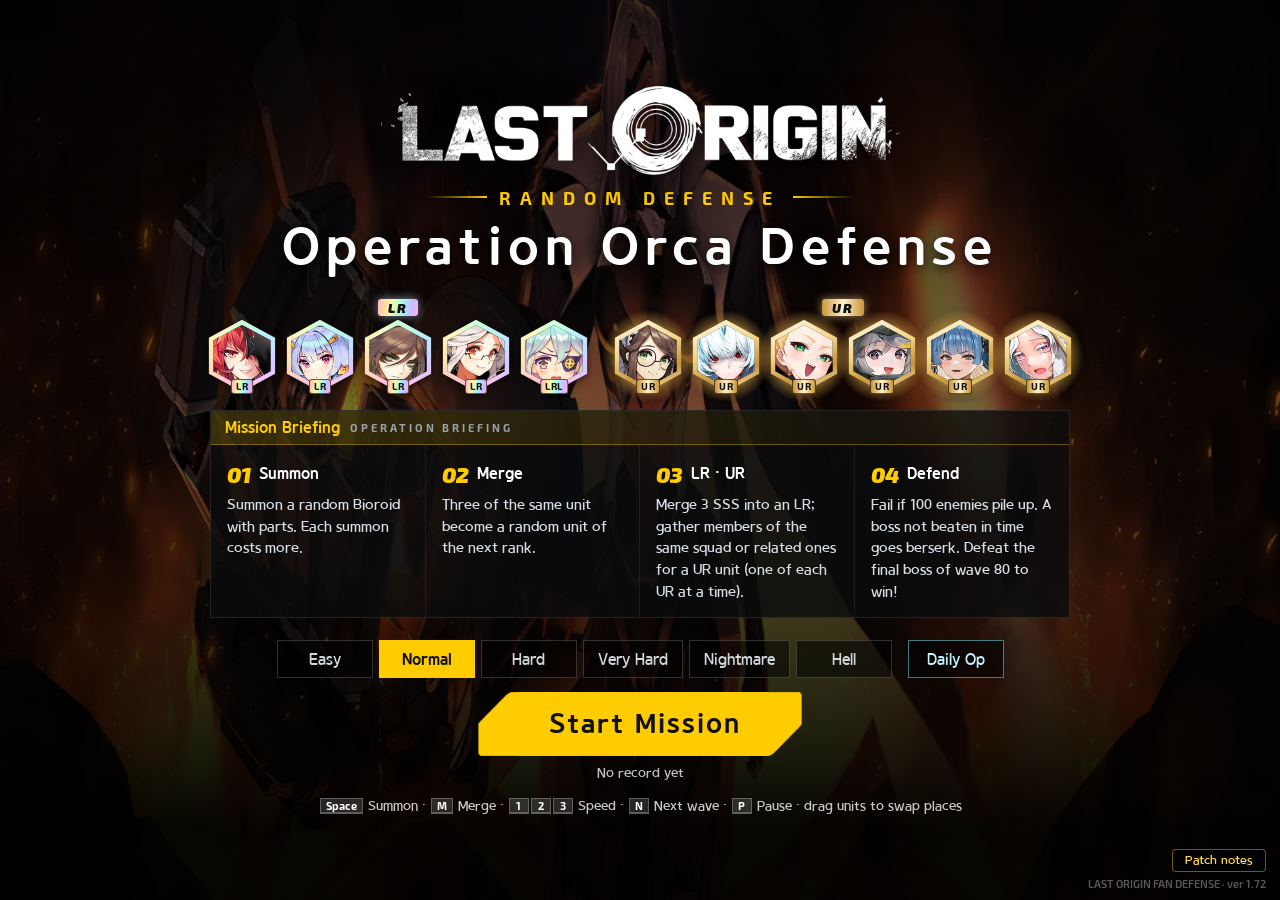
<file: index.html>
<!doctype html>
<html lang="ko">
<head>
<meta charset="utf-8">
<meta name="viewport" content="width=device-width, initial-scale=1, viewport-fit=cover">
<meta name="theme-color" content="#0b0c0e">
<meta name="mobile-web-app-capable" content="yes">
<meta name="apple-mobile-web-app-capable" content="yes">
<meta name="apple-mobile-web-app-status-bar-style" content="black-translucent">
<meta name="apple-mobile-web-app-title" content="오르카 디펜스">
<meta name="format-detection" content="telephone=no">
<link rel="manifest" href="manifest.webmanifest">
<link rel="icon" href="icons/icon-192.png">
<link rel="apple-touch-icon" href="icons/icon-180.png">
<title>오르카 랜덤 디펜스</title>
<link rel="stylesheet" href="css/game.css">
<script defer src="js/pack.js"></script>
<script defer src="js/ui_assets.js"></script>
</head>
<body>
<div id="app">
  <header id="top">
    <div class="round" id="roundBox">
      <div class="rlabel"><small>WAVE</small><b id="waveNum">1<i>/80</i></b></div>
      <div class="rbody">
        <div class="rtop"><span class="rtitle" id="waveName">작전 대기</span><span class="rtime"><i class="ico"></i><span id="waveTime"></span></span></div>
        <div class="gauge"><i id="waveBar"></i></div>
      </div>
    </div>
    <div class="enemy" id="enemyBox" title="필드의 적이 100기가 되면 작전 실패">
      <span class="eicon"></span>
      <div class="ebody"><div class="etop"><span>적 개체 수</span><b id="enemyNum">0 / 100</b></div><div class="gauge r"><i id="enemyBar"></i></div></div>
    </div>
    <!-- boss / elite panel: part of the HUD (never over the field); between bosses it names the next one -->
    <div id="bossBar" class="idle"><div class="bimg" id="bossImg"></div><div class="bmain"><div class="row"><span id="bossName"></span><span id="bossTime"></span></div><div class="gauge r"><i id="bossHp"></i></div></div></div>
    <div class="spacer"></div>
    <div class="res" title="부품: 소환·강화 / 참치: 도박">
      <span class="ri gear"></span><b id="gold" class="gold">0</b><span class="sep"></span><span class="ri tuna"></span><b id="gems" class="gems">0</b>
    </div>
    <button class="rbtn" id="btnSettings" title="설정" aria-label="설정"><span class="g gear"></span></button>
    <button class="rbtn" id="btnPause" title="일시 정지 (P)" aria-label="일시 정지"><span class="g pause"></span></button>
  </header>

  <main id="stage">
    <div id="numLayer"></div>
    <button class="nextw" id="btnNext" title="다음 웨이브 호출 (N)" aria-label="다음 웨이브 호출 (N)" hidden><span></span><b>NEXT</b></button>
    <div id="toasts" role="status" aria-live="polite"></div>
    <div id="tip" hidden role="note"></div>
    <div id="reward" hidden></div>
    <div id="banner" class="banner" role="status" aria-live="polite"></div>
    <div id="announce" aria-live="polite"></div>
    <div id="roulette" aria-live="polite" hidden></div>
    <div id="popup" hidden></div>
    <div id="modal" hidden><div class="pwin" id="drawer"></div></div>
    <div id="pauseOv" hidden>
      <div class="dlg">
        <h4>작전 일시 정지</h4>
        <p>전투가 멈춰 있습니다. 작전을 계속하거나 처음부터 다시 시작할 수 있습니다.</p>
        <div class="row"><button class="btn" id="btnResume">작전 계속</button><button class="btn d" id="btnPauseSet">설정</button><button class="btn o" id="btnRestart">재출격</button><button class="btn d" id="btnPauseHome">타이틀</button></div>
        <div class="keys"><kbd>P</kbd> 계속 · <kbd>Esc</kbd> 닫기</div>
      </div>
    </div>
  </main>

  <footer id="bottom">
    <div id="odds"></div>
    <div class="acts">
      <button id="btnGamble" class="act" title="참치를 걸고 상위 랭크 유닛에 도전"><span class="ai random"></span><b>도박</b><small>참치 사용</small></button>
      <button id="btnSummon" class="summon" title="부품으로 무작위 유닛 소환 (Space)"><kbd>SPACE</kbd><span class="st"><b>소환</b><small><i class="ri"></i><span id="summonCost">20</span></small></span><span class="hexb"></span><span class="aidb" id="aidMini"></span></button>
      <button id="btnUpgrade" class="act" title="공격력 · 보스 피해 · 보급 · 행운 강화 (U)"><span class="ai research"></span><b>강화</b><small>공격력</small></button>
      <button id="btnMythic" class="act" title="연관 대원을 모아 UR 유닛 조합"><span class="ai mechanic"></span><b>조합</b><small>UR</small></button>
      <button id="btnSpeed" class="act" title="게임 속도 (1 · 2 · 3)"><span class="ai speed"></span><b id="speedTx">x1</b><small>배속</small></button>
      <button id="btnAuto" class="act" title="자동 진행: 소환 · 합성 (A)" aria-pressed="false"><span class="ai auto"></span><b>AUTO</b><small>자동 진행</small></button>
    </div>
  </footer>
</div>

<div id="loading" class="overlay">
  <div class="lbg"></div>
  <div class="lo" id="loadLogo"></div>
  <div class="ltip" id="loadTip"></div>
  <div class="lbar"><i id="loadBar"></i></div>
  <div class="lpct num" id="loadPct">0%</div>
</div>

<div id="title" class="overlay">
  <div id="titleBg"></div>
  <div class="logo"><div class="lo" id="logoImg"></div><div class="sub">RANDOM DEFENSE</div><h1>오르카 방어 작전</h1></div>
  <div id="titleChars"></div>
  <div class="brief">
    <div class="bh"><b>작전 브리핑</b><small>OPERATION BRIEFING</small></div>
    <div class="howto">
      <div><b><i>01</i>소환</b>부품으로 무작위 바이오로이드를 소환합니다. 소환할수록 비용이 오릅니다.</div>
      <div><b><i>02</i>합성</b>같은 유닛 3기를 모으면 한 단계 높은 랭크의 무작위 유닛이 됩니다.</div>
      <div><b><i>03</i>LR · UR</b>SSS 3기를 합성하면 LR, 같은 부대·연관 대원을 모으면 UR 유닛(같은 UR은 1기 한정)이 탄생합니다.</div>
      <div><b><i>04</i>방어</b>적이 100기 쌓이면 실패. 보스를 제한 시간 안에 못 잡으면 폭주합니다. 80웨이브 최종 보스를 쓰러뜨리면 승리!</div>
    </div>
  </div>
  <div class="diffs" id="diffSel"></div>
  <button class="btn lg" id="btnStart">작전 개시</button>
  <button class="btn d cont" id="btnContinue" hidden></button>
  <div class="best" id="bestRec"></div>
  <div class="keys"><kbd>Space</kbd> 소환 · <kbd>M</kbd> 합성 · <kbd>1</kbd><kbd>2</kbd><kbd>3</kbd> 속도 · <kbd>N</kbd> 다음 웨이브 · <kbd>P</kbd> 일시 정지 · 유닛을 드래그해 위치 교환</div>
  <button class="notesBtn" id="btnNotes">패치 노트</button>
  <div class="ver">LAST ORIGIN FAN DEFENSE · ver 1.72</div>
</div>

<div id="pickOv" hidden role="dialog" aria-modal="true" aria-labelledby="pickTitle">
  <div class="dlg pickdlg">
    <h4 id="pickTitle">출격 대원 선택</h4>
    <p>헬 작전에 함께할 SS 대원 한 명을 고르세요</p>
    <div class="plist" id="pickList"></div>
  </div>
</div>

<div id="notesOv" hidden role="dialog" aria-modal="true" aria-labelledby="notesTitle">
  <div class="dlg notes">
    <h4 id="notesTitle">패치 노트</h4>
    <div class="nlist" id="notesList"></div>
    <div class="row nrow"><button class="nside" id="notesPrev" aria-label="이전">◀</button><button class="btn d" id="notesClose">닫기</button><button class="nside" id="notesNext" aria-label="다음">▶</button></div>
  </div>
</div>

<div id="askOv" hidden role="alertdialog" aria-modal="true" aria-labelledby="askTitle">
  <div class="dlg">
    <h4 id="askTitle"></h4>
    <p id="askText"></p>
    <div class="row"><button class="btn o" id="askOk"></button><button class="btn d" id="askNo">취소</button></div>
  </div>
</div>

<div id="result" class="overlay" hidden>
  <div class="rwrap">
    <div class="mc">
      <h2>임무 완료</h2>
      <div class="lab"></div>
      <div class="reason"></div>
      <div class="stars"><i></i><i></i><i></i></div>
      <div class="ml"></div>
      <div class="rbtns"><button class="btn lg" id="btnRetry">재출격</button><button class="btn d lg" id="btnHome">타이틀</button></div>
    </div>
    <div class="report"><div class="rh"><b>전투 보고</b><small>BATTLE REPORT</small></div><div class="rteam"></div></div>
  </div>
</div>

<script defer src="js/vendor/three.min.js"></script>
<script defer src="js/vendor/CopyShader.js"></script>
<script defer src="js/vendor/LuminosityHighPassShader.js"></script>
<script defer src="js/vendor/EffectComposer.js"></script>
<script defer src="js/vendor/RenderPass.js"></script>
<script defer src="js/vendor/ShaderPass.js"></script>
<script defer src="js/vendor/UnrealBloomPass.js"></script>
<script defer src="js/assets.js"></script>
<script defer src="js/commander.js"></script>
<script defer src="js/notes.js"></script>
<script defer src="js/data.js"></script>
<script defer src="js/i18n_data.js"></script>
<script defer src="js/i18n.js"></script>
<script defer src="js/anim_events.js"></script>
<script defer src="js/audio.js"></script>
<script defer src="js/fx.js"></script>
<script defer src="js/sd.js"></script>
<script defer src="js/fxbake.js"></script>
<script defer src="js/fx/_meta.js"></script>
<script defer src="js/ui.js"></script>
<script defer src="js/game.js"></script>
<script defer src="js/tutorial.js"></script>
<script>
// scripts are deferred so the loading screen paints first; they run in order before DOMContentLoaded
// a failed boot (no network for the three.js CDN, no WebGL) must say so instead of leaving the loading bar stuck
function bootFailed(err) {
  console.error(err);
  const tip = document.getElementById('loadTip'), tr = (s) => (window.T ? T(s) : s);
  const gl = (() => { try { const c = document.createElement('canvas'); return !!(c.getContext('webgl2') || c.getContext('webgl')); } catch (e) { return false; } })();
  tip.innerHTML = '<b style="color:#ff6060">' + tr(!window.THREE ? '그래픽 엔진을 불러오지 못했습니다. 네트워크 연결을 확인해 주세요.' : !gl ? '이 브라우저/기기에서 WebGL을 사용할 수 없습니다.' : '게임을 시작하지 못했습니다.') + '</b> ' +
    '<button class="btn" style="margin-left:8px;height:32px;padding:0 14px;font-size:14px" onclick="location.reload()">' + tr('다시 시도') + '</button>';
}
document.addEventListener('DOMContentLoaded', () => {
  try {
    I18N.init();
    if (!window.THREE || !window.GAME) throw new Error('engine scripts missing');
    Promise.resolve(GAME.boot()).catch(bootFailed);
  } catch (e) { bootFailed(e); }
});
// dev only: index.html?smoke=1 runs the smoke tests (tools/lab/smoke.js) once the game has loaded
if (/[?&]smoke=1/.test(location.search)) {
  document.addEventListener('DOMContentLoaded', () => { const s = document.createElement('script'); s.src = 'tools/lab/smoke.js?' + Date.now(); document.head.appendChild(s); });
}
// dev only: index.html?mute=1&lab=<plan> runs a balance batch (tools/lab/balance.js) in a headless browser
if (/[?&]lab=/.test(location.search)) {
  document.addEventListener('DOMContentLoaded', () => {
    const plan = JSON.parse(decodeURIComponent(location.search.match(/[?&]lab=([^&]*)/)[1]));
    const t0 = Date.now();
    const go = () => {
      if (!window.GAME || !window.UI || !document.getElementById('loading').hidden) {
        if (Date.now() - t0 > 90000) { location.reload(); return; } // a stalled load (busy dev server): start over
        return setTimeout(go, 300);
      }
      document.getElementById('btnStart').click();
      const s = document.createElement('script');
      s.src = 'tools/lab/balance.js?' + Date.now();
      s.onload = async () => {
        // a sweep may override the difficulty's enemy HP curve: plan.hp = [hp0, hp1]
        if (plan.hp) plan.runs.forEach((p) => p.diffs.forEach((d) => Object.assign(DATA.BAL.diffs[d], { hp0: plan.hp[0], hp1: plan.hp[1] })));
        for (const p of plan.runs) await BALANCE.evaluate(p);
        fetch('tools/lab/out/lab_done_' + plan.id + '.json', { method: 'PUT', body: '{}' });
      };
      document.head.appendChild(s);
    };
    go();
  });
}
// no "install this app?" banner (Chrome / Edge / Android): the page stays a page; the browser menu can still add it
addEventListener('beforeinstallprompt', (e) => e.preventDefault());
// offline cache for installs / repeat visits (skipped on local / LAN dev hosts unless ?sw=1)
const devHost = /^(localhost|127\.|10\.|192\.168\.|172\.(1[6-9]|2\d|3[01])\.|\[?::1)/.test(location.hostname);
if ('serviceWorker' in navigator && location.protocol !== 'file:' && (!devHost || /[?&]sw=1/.test(location.search))) {
  // a new build waits (old worker + old cache keep serving this session) until the player is on the title screen:
  // only then it is activated and the page reloads, so neither a battle nor its result screen is interrupted
  const hadController = !!navigator.serviceWorker.controller;
  const atTitle = () => !window.GAME || GAME.G.phase === 'title';
  navigator.serviceWorker.register('sw.js').then((reg) => {
    setInterval(() => { if (reg.waiting && hadController && atTitle()) reg.waiting.postMessage('skipWaiting'); }, 2000);
  }).catch(() => {});
  navigator.serviceWorker.addEventListener('controllerchange', () => { if (hadController && atTitle()) location.reload(); });
}
// a lazily loaded data file from a newer deploy was refused (BUILD_MISMATCH): pick up the new build at the title
if (location.protocol !== 'file:') {
  // once per session at most: if the mismatch survives the reload (stale HTTP / edge cache), stop and tell the player
  const tries = () => { try { return +sessionStorage.getItem('lao_mismatch_reload') || 0; } catch (e) { return 9; } };
  let told = false;
  setInterval(() => {
    if (!window.GAME) return;
    // a battle running on consistent data: this build is fine, so a later deploy may reload once again
    if (!window.BUILD_MISMATCH && GAME.G.phase === 'play' && tries()) { try { sessionStorage.removeItem('lao_mismatch_reload'); } catch (e) { /* ignore */ } }
    if (!window.BUILD_MISMATCH || GAME.G.phase !== 'title') return;
    if (tries() < 1) { try { sessionStorage.setItem('lao_mismatch_reload', '1'); } catch (e) { /* no storage: no reload */ } if (tries() === 1) location.reload(); }
    else if (!told) { told = true; if (window.UI && UI.toast) UI.toast(T('새 버전이 배포되었습니다. 앱을 다시 열면 적용됩니다'), ''); }
  }, 2000);
}
</script>
</body>
</html>
</file>
<file: css/game.css>
/* HUD styled after the original game's NGUI panels (Panel_StageBattle, Panel_RoundInfo, Panel_ToastMsg,
   Panel_GambleResult, Panel_MissionComplete/Fail, Panel_battle_MessageDialog). Sprites come from
   js/ui_assets.js as --s-<key> custom properties. */
:root {
  --ink: #16181c;
  --panel: rgba(12, 13, 16, 0.86);
  --hudbg: rgba(10, 12, 16, 0.78);
  --panel2: rgba(26, 28, 33, 0.94);
  --line: #8f9294;
  --line2: rgba(255, 255, 255, 0.12);
  --y: #ffcc00;
  --y2: #f7c00a;
  --o: #ff7800;
  --o2: #ff6200;
  --cy: #33d1fa;
  --gr: #8df419;
  --red: #d71e1e;
  --txt: #ffffff;
  --txt2: #e1ffff;
  --mut: #9aa3ab;
  --navy: #18314b;
  --C: #63d34a; --R: #38b6ff; --E: #ffc81e; --L: #ff9420; --M: #ff3d5a;
  --kr: 'Godo', 'Noto Sans KR', system-ui, sans-serif;
  --en: 'Exo2', 'Godo', system-ui, sans-serif;
}
* { box-sizing: border-box; }
html, body { margin: 0; height: 100%; background: #0b0c0e; color: var(--txt); overflow: hidden; overscroll-behavior: none;
  -webkit-tap-highlight-color: transparent; -webkit-touch-callout: none; -webkit-text-size-adjust: 100%;
  font-family: var(--kr); font-weight: 400; user-select: none; -webkit-user-select: none; touch-action: none; }
button { font: inherit; color: inherit; cursor: pointer; background: none; border: 0; padding: 0; }
button:disabled { cursor: not-allowed; }
::-webkit-scrollbar { width: 8px; height: 8px; }
::-webkit-scrollbar-track { background: rgba(0, 0, 0, 0.35); }
::-webkit-scrollbar-thumb { background: rgba(255, 204, 0, 0.55); }
::-webkit-scrollbar-thumb:hover { background: var(--y); }
* { scrollbar-color: rgba(255, 204, 0, 0.55) rgba(0, 0, 0, 0.35); scrollbar-width: thin; }
button:focus-visible { outline: 2px solid var(--y); outline-offset: 2px; }
.num { font-family: var(--en); font-weight: 700; font-variant-numeric: tabular-nums; }
.sp { display: inline-block; background: center / contain no-repeat; flex: none; }
.ico { width: 1.1em; height: 1.1em; vertical-align: -0.2em; margin-right: 3px; display: inline-block; background: center / contain no-repeat; }
.ico.gear { background-image: var(--s-i_gear); filter: brightness(0) saturate(100%) invert(80%) sepia(64%) saturate(1200%) hue-rotate(359deg); }
.ico.tuna { background-image: var(--s-i_tuna); width: 1.35em; }
[data-tip] { position: relative; }

#app { position: fixed; inset: 0; display: flex; flex-direction: column; }

/* ── top HUD ─────────────────────────────────────────── */
#top { position: relative; display: flex; align-items: center; gap: 12px; z-index: 5;
  padding: max(8px, env(safe-area-inset-top)) max(14px, env(safe-area-inset-right)) 8px max(14px, env(safe-area-inset-left));
  background: linear-gradient(180deg, rgba(8, 9, 11, 0.96), rgba(8, 9, 11, 0.78) 70%, rgba(8, 9, 11, 0)); }
#top::after { content: ''; position: absolute; left: 0; right: 0; bottom: 0; height: 1px;
  background: linear-gradient(90deg, rgba(255, 204, 0, 0.55), rgba(255, 255, 255, 0.08) 40%, rgba(255, 255, 255, 0.08) 60%, rgba(255, 204, 0, 0.35)); }
.spacer { flex: 1; }

/* round panel: Panel_RoundInfo (dark block, orange round tag, yellow progress) */
.round { position: relative; display: flex; align-items: stretch; min-width: 300px; height: 50px; background: var(--hudbg);
  border: 1px solid rgba(143, 146, 148, 0.55); clip-path: polygon(0 0, 100% 0, calc(100% - 14px) 100%, 0 100%); }
.round .rlabel { display: flex; flex-direction: column; justify-content: center; align-items: flex-start; padding: 0 14px 0 12px;
  background: linear-gradient(100deg, #ffcc00, #f0a800); color: #111; clip-path: polygon(0 0, 100% 0, calc(100% - 12px) 100%, 0 100%); padding-right: 22px; }
.round .rlabel small { font-family: var(--en); font-weight: 700; font-size: 11px; letter-spacing: 2px; line-height: 1; }
.round .rlabel b { font-family: var(--en); font-weight: 900; font-style: italic; font-size: 30px; line-height: 0.95; }
.round .rlabel b i { font-size: 13px; font-weight: 700; font-style: normal; opacity: 0.65; margin-left: 2px; }
.round .rbody { flex: 1; display: flex; flex-direction: column; justify-content: center; gap: 5px; padding: 0 22px 0 10px; min-width: 0; }
.round .rtop { display: flex; justify-content: space-between; align-items: baseline; gap: 8px; white-space: nowrap; }
.round .rtitle { font-size: 14px; color: var(--y); overflow: hidden; text-overflow: ellipsis; }
.round .rtitle.boss { color: #ff6a4d; }
.round .rtime { font-family: var(--en); font-weight: 700; font-size: 14px; color: var(--txt2); }
.round .rtime .ico { width: 14px; height: 14px; background-image: var(--s-i_time); }
.gauge { position: relative; height: 8px; background: rgba(34, 9, 5, 0.75); border: 1px solid rgba(255, 255, 255, 0.14); overflow: hidden; }
.gauge i { position: absolute; inset: 0; transform-origin: 0 50%; transform: scaleX(0); background: linear-gradient(180deg, #ffd34d, #ffa300); transition: transform 0.15s linear; }
.gauge i::after { content: ''; position: absolute; inset: 0; background: repeating-linear-gradient(90deg, transparent 0 7px, rgba(0, 0, 0, 0.25) 7px 8px); }
.gauge.r i { background: linear-gradient(180deg, #ff4b3b, #b80f0f); }
.gauge.g i { background: linear-gradient(180deg, #b6ff4a, #6fd000); }
.gauge.c i { background: linear-gradient(180deg, #7ff0ff, #19a8e6); }

/* enemy counter */
.enemy { display: flex; align-items: center; gap: 10px; min-width: 250px; height: 50px; padding: 0 18px 0 12px; background: var(--hudbg);
  border: 1px solid rgba(143, 146, 148, 0.55); clip-path: polygon(14px 0, 100% 0, calc(100% - 14px) 100%, 0 100%); transition: background 0.2s; }
.enemy .eicon { width: 34px; height: 34px; background: var(--s-i_warning) center / 26px no-repeat, var(--s-hex_g) center / contain no-repeat; flex: none; opacity: 0.9; }
.enemy .ebody { flex: 1; display: flex; flex-direction: column; gap: 5px; min-width: 0; }
.enemy .etop { display: flex; justify-content: space-between; align-items: baseline; font-size: 13px; color: var(--mut); white-space: nowrap; gap: 8px; }
.enemy .etop b { font-family: var(--en); font-weight: 700; font-size: 21px; line-height: 1; color: #fff; }
.enemy .etop b small { font-size: 13px; color: var(--mut); font-weight: 600; }
.enemy.warn .etop b { color: var(--y); }
.enemy.danger { background: linear-gradient(90deg, rgba(90, 0, 0, 0.92), rgba(30, 0, 0, 0.9)); animation: dangerPulse 0.5s infinite alternate; }
.enemy.danger .eicon { background: var(--s-i_warning) center / 26px no-repeat, var(--s-enemyinfo_r) center / contain no-repeat; }
.enemy.danger .etop b, .enemy.danger .etop span { color: #ff6a55; }
.enemy.danger .etop b small { color: #ffb4a8; }
.enemy.crit .eicon { animation: blink 0.4s steps(2) infinite; }
@keyframes dangerPulse { to { box-shadow: inset 0 0 22px rgba(255, 40, 30, 0.6); } }

/* resources: Panel_Resources_NewUi */
.res { display: flex; align-items: center; gap: 8px; height: 50px; padding: 0 18px; background: var(--hudbg);
  border: 1px solid rgba(143, 146, 148, 0.55); clip-path: polygon(12px 0, 100% 0, calc(100% - 12px) 100%, 0 100%); }
.res .ri { width: 24px; height: 24px; background: center / contain no-repeat; }
.res .ri.gear { background-image: var(--s-i_gear); filter: drop-shadow(0 0 0 #ffce04); }
.res .ri.gear { -webkit-mask: var(--s-i_gear) center / contain no-repeat; mask: var(--s-i_gear) center / contain no-repeat; background: #ffce04; }
.res .ri.tuna { width: 30px; background-image: var(--s-i_tuna); }
.res b { font-family: var(--en); font-weight: 700; font-size: 18px; min-width: 44px; }
.res .gold { color: #ffe27a; } .res .gems { color: #bff3ff; }
.res .sep { width: 2px; height: 22px; background: rgba(255, 255, 255, 0.12); margin: 0 4px; }

/* round grey icon buttons (battle option row) */
.rbtn { position: relative; width: 46px; height: 46px; flex: none; margin-left: 4px; border-radius: 50%; display: grid; place-items: center;
  background: radial-gradient(circle at 50% 40%, rgba(160, 160, 160, 0.55), rgba(110, 110, 110, 0.45)); box-shadow: inset 0 0 0 2px rgba(0, 0, 0, 0.35), 0 2px 6px rgba(0, 0, 0, 0.5);
  transition: transform 0.08s, background 0.15s; }
.rbtn:hover { background: radial-gradient(circle at 50% 40%, rgba(190, 190, 190, 0.65), rgba(120, 120, 120, 0.55)); }
.rbtn:active { transform: scale(0.92); }
.rbtn .g { width: 24px; height: 24px; background: #fff; -webkit-mask: center / contain no-repeat; mask: center / contain no-repeat; }
.rbtn .g.music { -webkit-mask-image: var(--s-i_music); mask-image: var(--s-i_music); }
.rbtn .g.gear { -webkit-mask-image: var(--s-i_gear); mask-image: var(--s-i_gear); width: 26px; height: 26px; }
.rbtn.off .g.music { opacity: 0.45; }
.rbtn.off::after { content: ''; position: absolute; width: 30px; height: 3px; background: #ff5a3a; transform: rotate(-45deg); border-radius: 2px; }
.rbtn .g.pause { -webkit-mask: none; mask: none; background: none; width: 18px; height: 20px; border-left: 6px solid #fff; border-right: 6px solid #fff; }
.rbtn.on .g.pause { width: 0; height: 0; border: 0; border-left: 18px solid #fff; border-top: 11px solid transparent; border-bottom: 11px solid transparent; margin-left: 5px; }
/* speed + AUTO: bottom bar { position: absolute; right: max(14px, env(safe-area-inset-right)); bottom: max(12px, env(safe-area-inset-bottom)); display: flex; flex-direction: column; gap: 6px; z-index: 2; }
/* AUTO toggle: same plate as the speed button { position: relative; height: 50px; min-width: 76px; padding: 0 12px; display: flex; align-items: center; justify-content: center;
  background: var(--s-btn13_k) 0 0 / 100% 100%; color: #9aa3ad; font-family: var(--en); font-weight: 900; font-style: italic; font-size: 18px; letter-spacing: 1px; }

/* ── stage overlays ───────────────────────────────────── */
#stage { position: relative; flex: 1; min-height: 0; overflow: hidden; }
#stage canvas { display: block; width: 100%; height: 100%; }
#numLayer { position: absolute; inset: 0; pointer-events: none; overflow: hidden; contain: strict; }

/* damage digits: the game's bitmap fonts */
.dmg { position: absolute; left: 0; top: 0; display: flex; align-items: flex-end; opacity: 0; white-space: nowrap; will-change: transform, opacity; contain: layout style; }
.dmg span { display: block; flex: none; background-repeat: no-repeat; background-image: var(--dmg); }
.dmg.crit span { background-image: var(--dmgc); }
.dmg.on { animation: dmgUp 0.75s ease-out forwards; }
@keyframes dmgUp { 0% { opacity: 1; transform: translate(-50%, -50%) scale(var(--s0, 0.55)); } 18% { transform: translate(-50%, -85%) scale(var(--s1, 0.42)); }
  70% { opacity: 1; } 100% { opacity: 0; transform: translate(-50%, -170%) scale(var(--s1, 0.42)); } }
.dmg.miss { width: 64px; height: 25px; background: var(--s-miss) center / contain no-repeat; }
.ult { position: absolute; left: 0; top: 0; font-family: var(--kr); font-weight: 700; font-size: 22px; color: #fff; white-space: nowrap; padding: 4px 18px 5px 14px;
  background: linear-gradient(90deg, rgba(0, 0, 0, 0.85), rgba(0, 0, 0, 0.55)); border-left: 4px solid var(--c); clip-path: polygon(0 0, 100% 0, calc(100% - 10px) 100%, 0 100%);
  text-shadow: 0 0 10px var(--c); will-change: transform, opacity; }
@keyframes ultIn { 0% { opacity: 0; transform: translate(-30%, -100%); } 14% { opacity: 1; transform: translate(-50%, -100%); } 80% { opacity: 1; } 100% { opacity: 0; transform: translate(-50%, -150%); } }

/* boss / elite panel: a HUD box like the round / enemy boxes (never over the field). Between bosses it is .idle and
   names the next boss; with a boss or elite on the field it shows its portrait, clock and HP */
#top .spacer { display: none; } /* the boss panel takes the spare width instead */
#bossBar { position: relative; flex: 1 1 260px; min-width: 150px; max-width: 520px; height: 50px; display: flex; align-items: center; gap: 10px; padding: 0 14px 0 6px;
  background: var(--hudbg); border: 1px solid rgba(143, 146, 148, 0.55); clip-path: polygon(14px 0, 100% 0, calc(100% - 14px) 100%, 0 100%); }
#bossBar .bimg { width: 38px; height: 38px; margin-left: 10px; background: #000 center / cover no-repeat; border: 1px solid rgba(255, 255, 255, 0.3); flex: none; }
#bossBar .bmain { flex: 1; min-width: 0; }
#bossBar .row { display: flex; justify-content: space-between; align-items: baseline; gap: 8px; margin-bottom: 5px; white-space: nowrap; }
#bossName { font-size: 15px; color: var(--y); overflow: hidden; text-overflow: ellipsis; min-width: 0; }
#bossName small { font-family: var(--en); font-weight: 700; font-size: 11px; color: #ff6a4d; letter-spacing: 2px; margin-right: 6px; }
#bossTime { font-family: var(--en); font-weight: 700; font-size: 15px; color: #ff6a4d; flex: none; }
#bossBar .gauge { height: 8px; }
#bossBar.elite #bossName small { color: #ff9a2a; }
#bossBar.berserk { animation: berserk 0.8s ease-in-out infinite alternate; }
@keyframes berserk { to { background-color: rgba(120, 0, 0, 0.7); } }
#bossBar .shield { color: #7fdcff; font-size: 12px; margin-left: 6px; }
#bossBar.idle .bimg { opacity: 0.45; filter: grayscale(1); }
#bossBar.idle #bossName { color: #c9d2da; font-size: 13px; }
#bossBar.idle #bossName small { color: var(--mut); }
#bossBar.idle #bossTime { color: var(--mut); font-size: 13px; }
#bossBar.idle .gauge { visibility: hidden; }
/* call the next wave early: at the spawn portal (bottom-right of the field), where the next wave comes from */
.nextw { position: absolute; right: max(10px, env(safe-area-inset-right)); bottom: 10px; z-index: 4; height: 34px; padding: 0 12px 0 16px; gap: 8px;
  display: flex; align-items: center; background: linear-gradient(180deg, #ffd34d, #f0a800); color: #111; cursor: pointer;
  clip-path: polygon(10px 0, 100% 0, 100% 100%, 0 100%); animation: nextIn 0.25s ease-out; }
.nextw[hidden] { display: none; }
.nextw b { font-family: var(--en); font-weight: 900; font-style: italic; font-size: 15px; letter-spacing: 1px; }
/* « : the next wave walks left from the bottom-right portal */
.nextw span { width: 16px; height: 14px; background: #111; clip-path: polygon(100% 0, 50% 50%, 50% 0, 0 50%, 50% 100%, 50% 50%, 100% 100%); }
.nextw:hover { filter: brightness(1.15); }
.nextw:active { transform: scale(0.94); }
@keyframes nextIn { from { opacity: 0; transform: translateX(12px); } }
#popup .mana .ult { height: 30px; padding: 0 14px; margin-top: 6px; font-size: 14px; }
/* boss reward: pick one */
#reward { position: absolute; left: 50%; bottom: 12px; transform: translateX(-50%); z-index: 5; width: min(620px, calc(100% - 24px)); padding: 10px; background: rgba(8, 10, 14, 0.9); border: 1px solid rgba(255, 204, 0, 0.5); }
#reward[hidden] { display: none; }
#reward .rh { margin-bottom: 8px; font-size: 14px; color: var(--y); text-align: center; }
#reward .rh .rt { display: block; margin-top: 2px; font-size: 12px; color: #9fb0bc; }
#reward .rh .rt:empty { display: none; }
#reward .rc { display: grid; grid-template-columns: repeat(3, 1fr); gap: 8px; }
#reward button { display: flex; flex-direction: column; gap: 4px; padding: 10px 8px; text-align: center; color: #fff; background: rgba(255, 255, 255, 0.06); border: 1px solid rgba(255, 255, 255, 0.18); }
#reward button:hover { border-color: var(--y); background: rgba(255, 204, 0, 0.12); }
#reward b { font-size: 15px; } #reward small { font-size: 12px; line-height: 1.35; color: #cfd6dc; }
@media (max-width: 720px) { #reward button { padding: 8px 4px; } #reward b { font-size: 13px; } #reward small { font-size: 11px; } }
.summon .aidb { position: absolute; top: 5px; right: 10px; display: flex; gap: 4px; pointer-events: none; }
.summon .aidb i { padding: 0 5px; font-family: var(--en); font-style: normal; font-weight: 700; font-size: 11px; line-height: 16px; color: #fff; background: rgba(0, 0, 0, 0.45); }
.summon .aidb i.on { color: #111; background: #7dffb0; }
#odds .aid { grid-column: 1 / -1; justify-self: start; padding: 1px 7px; font-size: 12px; color: #cfd6dc; border: 1px solid rgba(255, 255, 255, 0.2); }
#odds .aid.on { color: #111; background: #7dffb0; border-color: #7dffb0; }
#result .share { margin-top: 8px; align-self: flex-start; padding: 5px 12px; font-size: 13px; color: #dfe6ec; background: rgba(255, 255, 255, 0.08); border: 1px solid rgba(255, 255, 255, 0.25); }
#result .goal { margin-top: 8px; padding: 6px 10px; font-size: 14px; color: var(--y); border-left: 3px solid var(--y); background: rgba(255, 204, 0, 0.08); }
/* title: difficulty and best record */
.diffs { display: flex; gap: 6px; margin-bottom: 14px; }
.diffs button { min-width: 96px; height: 38px; padding: 0 14px; font-size: 15px; color: #cfd6dc; background: rgba(0, 0, 0, 0.55); border: 1px solid rgba(255, 255, 255, 0.18); }
.diffs button.on { color: #111; background: var(--y); border-color: var(--y); font-weight: 700; }
.diffs button.daily { margin-left: 10px; border-color: rgba(127, 240, 255, 0.5); color: #bff3ff; }
.diffs button.daily.on { color: #111; background: #7ff0ff; border-color: #7ff0ff; }
@media (max-width: 720px) { .diffs { flex-wrap: wrap; justify-content: center; } .diffs button { min-width: 72px; } .diffs button.daily { margin-left: 0; } }
.best { margin-top: 10px; font-size: 13px; color: rgba(255, 255, 255, 0.75); min-height: 18px; }
.best b { color: var(--y); }
#popup .warn { margin-top: 8px; padding: 6px 8px; font-size: 12px; line-height: 1.4; color: #ffb4a0; background: rgba(255, 60, 40, 0.14); border-left: 3px solid #ff5a3a; }

/* banners */
.banner { position: absolute; left: 0; right: 0; top: 34%; height: 0; pointer-events: none; z-index: 5; display: flex; justify-content: center; }
.banner > div { position: absolute; top: 0; transform: translateY(-50%); width: 100%; display: flex; flex-direction: column; align-items: center; opacity: 0; }
.banner.on > div { animation: bannerIn 2.3s cubic-bezier(.2, .8, .2, 1) forwards; }
.banner .band { width: 100%; padding: 14px 0 12px; display: flex; flex-direction: column; align-items: center; gap: 4px;
  background: linear-gradient(90deg, transparent, rgba(0, 0, 0, 0.82) 22%, rgba(0, 0, 0, 0.82) 78%, transparent); position: relative; }
.banner .band::before, .banner .band::after { content: ''; position: absolute; left: 12%; right: 12%; height: 2px; background: linear-gradient(90deg, transparent, var(--y), transparent); }
.banner .band::before { top: 0; } .banner .band::after { bottom: 0; }
.banner .ms { width: min(470px, 80vw); aspect-ratio: 626 / 111; background: var(--s-missionstart) center / contain no-repeat; filter: drop-shadow(0 0 12px rgba(255, 255, 255, 0.35)); }
.banner .bs { width: min(240px, 50vw); aspect-ratio: 571 / 111; background: var(--s-battlestart) center / contain no-repeat; opacity: 0.85; }
.banner .wv { font-family: var(--en); font-weight: 900; font-style: italic; font-size: 64px; line-height: 1; color: #fff; letter-spacing: 2px; text-shadow: 0 0 18px rgba(255, 204, 0, 0.5); }
.banner .wv em { color: var(--y); font-style: italic; }
.banner .sub { font-size: 17px; color: var(--txt2); letter-spacing: 1px; }
.banner.boss .band { background: linear-gradient(90deg, transparent, rgba(60, 0, 0, 0.88) 18%, rgba(30, 0, 0, 0.88) 82%, transparent); }
.banner.boss .band::before, .banner.boss .band::after { height: 10px; left: 0; right: 0;
  background: repeating-linear-gradient(-45deg, #ffb400 0 14px, #111 14px 28px); opacity: 0.9; }
.banner .ct { display: flex; align-items: center; gap: 14px; }
.banner .ct .mk { width: 22px; height: 84px; background: var(--s-caution_mark) center / contain no-repeat; animation: blink 0.35s steps(2) infinite; }
.banner .ct .tx { width: 280px; aspect-ratio: 136 / 28; background: var(--s-caution_text) center / contain no-repeat; }
.banner.boss .sub { color: #ffd2c8; font-size: 20px; }
.banner.boss .sub b { color: var(--y); font-weight: 700; }
@keyframes blink { 50% { opacity: 0.2; } }
@keyframes bannerIn { 0% { opacity: 0; transform: translateY(-50%) scaleY(0.2); } 9% { opacity: 1; transform: translateY(-50%) scaleY(1); }
  80% { opacity: 1; } 100% { opacity: 0; transform: translateY(-50%) translateX(-6%); } }

/* toasts: Panel_ToastMsg */
#toasts { position: absolute; top: 14px; left: 12px; right: 12px; display: flex; flex-direction: column; align-items: center; gap: 6px; pointer-events: none; z-index: 3; }
#toasts .toast { width: fit-content; max-width: min(620px, 100%); }
@media (max-width: 720px) { .toast { font-size: 14px; padding: 8px 16px; } }
/* a long message wraps inside its box (one line ran past the frame on phones) */
.toast { min-width: min(280px, 100%); max-width: 100%; text-align: center; padding: 10px 22px; font-size: 16px; line-height: 1.4; color: var(--txt2);
  white-space: normal; word-break: keep-all; overflow-wrap: anywhere;
  /* see-through: the field stays visible under a message (text keeps a shadow so it still reads over busy fights) */
  background: rgba(13, 22, 27, 0.55); -webkit-backdrop-filter: blur(2px); backdrop-filter: blur(2px);
  border: 10px solid transparent; border-image: var(--s-glowframe_y) 22 / 10px; margin: -4px 0; text-shadow: 0 1px 3px rgba(0, 0, 0, 0.95);
  animation: toast 1.9s forwards; }
.toast.fail { filter: hue-rotate(-40deg) saturate(1.4); color: #ffd8d0; }
.toast.gem { color: #fff6c0; }
@keyframes toast { 0% { opacity: 0; transform: scaleY(0.4); } 9%, 82% { opacity: 0.92; transform: none; } 100% { opacity: 0; } }

/* summon / merge announce: passive panel (blue slanted) sliding from the right */
/* first-run tips: one per topic, ever; tap to close */
#tip { position: absolute; left: 50%; top: 64px; transform: translateX(-50%); z-index: 7; width: min(440px, calc(100% - 24px)); padding: 10px 14px 10px 44px;
  background: rgba(8, 10, 14, 0.94); border: 1px solid rgba(255, 204, 0, 0.6); border-left: 4px solid var(--y); color: #e8edf2; font-size: 14px; line-height: 1.45;
  cursor: pointer; animation: tipIn 0.3s; }
#tip[hidden] { display: none; }
#tip::before { content: 'TIP'; position: absolute; left: 10px; top: 11px; font-family: var(--en); font-weight: 700; font-size: 12px; color: var(--y); letter-spacing: 1px; }
#tip b { color: var(--y); }
@keyframes tipIn { from { opacity: 0; transform: translate(-50%, -8px); } }
#announce { position: absolute; right: 0; top: 56%; pointer-events: none; z-index: 4; }
.ann { position: relative; width: 440px; height: 84px; display: flex; align-items: center; gap: 12px; padding: 0 26px 0 104px;
  background: var(--s-passive_l) 0 0 / 100% 100% no-repeat; animation: annIn 0.32s cubic-bezier(.2, .8, .2, 1); }
.ann.r4 { background-image: var(--s-passive_r); }
.ann.out { transition: 0.45s; opacity: 0; transform: translateX(40px); }
.ann .hx { position: absolute; left: 10px; top: 50%; width: 84px; height: 84px; transform: translateY(-50%); }
.ann > div { flex: 1; min-width: 0; }
.ann .rk { width: 46px; height: 46px; background: center / contain no-repeat; flex: none; filter: drop-shadow(0 2px 4px rgba(0, 0, 0, 0.6)); }
.ann small { display: block; font-size: 13px; color: var(--c); letter-spacing: 1px; }
.ann b { font-size: 24px; text-shadow: 0 2px 4px rgba(0, 0, 0, 0.6); }
@keyframes annIn { from { opacity: 0; transform: translateX(80px); } }

/* hexagon portrait (the formation screen's hex icon): tier-coloured rim around the portrait */
.hx { position: relative; flex: none; display: inline-block; filter: drop-shadow(0 2px 4px rgba(0, 0, 0, 0.6)); }
.hx::before, .hx::after { content: ''; position: absolute; clip-path: polygon(50% 0, 96% 25%, 96% 75%, 50% 100%, 4% 75%, 4% 25%); }
.hx::before { inset: 0; background: linear-gradient(160deg, color-mix(in srgb, var(--c, #fff) 100%, #fff 35%), var(--c, #fff) 45%, color-mix(in srgb, var(--c, #fff) 60%, #000)); }
/* portrait zoomed out 15% (128% -> 109%) and raised so the face sits in the middle of the hexagon */
.hx::after { inset: 7%; background: var(--img) center 120% / 109% no-repeat, #1a1d22; }
.hx .hrk { position: absolute; z-index: 1; left: 50%; bottom: -2px; transform: translateX(-50%); padding: 0 4px; min-width: 16px; text-align: center; white-space: nowrap;
  font: 700 normal 10px/13px var(--en); letter-spacing: 0.5px; color: #111; background: var(--c, #fff); border: 1px solid rgba(0, 0, 0, 0.6); border-radius: 3px; pointer-events: none; }

/* unit detail popup (BattleCharacterDetail-like) */
#popup { position: absolute; left: 0; top: 0; width: 300px; padding: 12px 14px 14px; z-index: 6; background: rgba(8, 9, 11, 0.92);
  border: 2px solid transparent; border-image: var(--s-sqframe) 6 14 fill / 6px 14px; box-shadow: 0 12px 30px rgba(0, 0, 0, 0.6); }
#popup[hidden] { display: none; }
#popup .synergy { margin-top: 9px; padding: 9px; border: 1px solid #687080; background: rgba(104,112,128,.12); font-size: 12px; }
#popup .synergy.active { border-color: #7dffb0; background: rgba(65,180,110,.12); }
#popup .synergy > b { display: flex; justify-content: space-between; gap: 8px; color: #fff; }
#popup .synergy > b span { color: #bdc4ce; }
#popup .synergy.active > b span { color: #7dffb0; }
#popup .synergy-members, #popup .synergy-group { display: flex; flex-wrap: wrap; align-items: center; gap: 6px; }
#popup .synergy-members { margin-top: 8px; }
#popup .synergy-member { display: flex; align-items: center; gap: 5px; color: #c3c9d3; }
#popup .synergy-member .hx { width: 30px; height: 34px; flex: none; }
#popup .synergy-member small { display: block; color: #b2b9c4; font-size: 10px; }
#popup .synergy-member.present small { color: #7dffb0; }
#popup .synergy em { font-style: normal; color: #cbd0d8; }
#popup .synergy p { margin: 7px 0 0; color: #e0e5ec; line-height: 1.5; }
#popup { max-height: calc(100% - 16px); overflow-y: auto; }
#popup .combat-info { margin-top: 9px; padding: 8px 10px; background: rgba(255, 255, 255, 0.045); border-left: 2px solid var(--c); }
#popup .combat-info > b { display: block; font-size: 13px; color: #fff; }
#popup .combat-info small { color: var(--c); font-size: 11px; margin-left: 4px; }
#popup .combat-info p { margin: 5px 0 0; color: #cbd0d8; font-size: 12px; line-height: 1.65; word-break: keep-all; overflow-wrap: anywhere; }
#popup::before { content: ''; position: absolute; left: 14px; right: 14px; top: 0; height: 3px; background: var(--c); }
#popup .ph { display: flex; gap: 12px; align-items: center; }
#popup .ph .hx { width: 70px; height: 70px; }
#popup .ph .nm { min-width: 0; flex: 1; }
#popup .ph .nm b { display: block; font-size: 21px; line-height: 1.15; }
#popup .ph .nm small { display: block; color: var(--mut); font-size: 13px; margin-top: 3px; }
#popup .ph .nm .ul { display: block; color: var(--y); font-size: 12px; margin-top: 2px; white-space: nowrap; overflow: hidden; text-overflow: ellipsis; }
#popup .rk { width: 44px; height: 44px; background: center / contain no-repeat; flex: none; align-self: flex-start; }
#popup .stats { display: grid; grid-template-columns: 1fr 1fr; gap: 6px 10px; margin: 12px 0 8px; padding: 9px 10px; background: rgba(255, 255, 255, 0.04); border-left: 3px solid rgba(255, 255, 255, 0.15); }
#popup .stats span { display: flex; align-items: center; gap: 6px; font-size: 13px; color: var(--mut); white-space: nowrap; }
#popup .stats .si { width: 20px; height: 20px; background: center / contain no-repeat; flex: none; }
#popup .stats b { font-family: var(--en); font-weight: 700; color: #fff; margin-left: auto; font-size: 15px; }
#popup .mana { font-size: 13px; color: var(--y); margin: 8px 0 4px; display: flex; flex-direction: column; gap: 5px; }
#popup .uses { font-size: 13px; color: var(--mut); display: flex; align-items: center; gap: 6px; margin: 8px 0 2px; }
#popup .uses .hx { width: 34px; height: 34px; }
#popup .btns { display: flex; gap: 8px; margin-top: 12px; }
#popup .btns .btn { flex: 1 1 0; min-width: 0; padding: 0 4px; height: 42px; font-size: 16px; border-width: 0 22px 0 26px; border-image-width: 0 22px 0 26px; }
#popup .btns small { font-family: var(--en); font-weight: 700; margin-left: 4px; }

/* slanted buttons: UI_btn_13 tinted like the battle dialog (yellow / orange / dark) */
.btn { position: relative; height: 46px; display: inline-flex; align-items: center; justify-content: center; gap: 6px; padding: 0 26px 0 30px;
  font-family: var(--kr); font-weight: 700; font-size: 18px; color: #111; border-style: solid; border-color: transparent; border-width: 0 25px 0 30px;
  border-image: var(--s-btn13_y) 0 42 0 49 fill / 0 25px 0 30px; transition: transform 0.08s, filter 0.12s; white-space: nowrap; }
.btn:hover:not(:disabled) { filter: brightness(1.12); }
.btn:active:not(:disabled) { transform: scale(0.96); }
.btn.o { border-image-source: var(--s-btn13_o); }
.btn.g { border-image-source: var(--s-btn13_g); }
.btn.d { border-image-source: var(--s-btn13_d); color: #dfe6ec; }
.btn:disabled { border-image-source: var(--s-btn13_d); color: #6c737a; }
#btnContinue { margin-top: 10px; height: 44px; font-size: 18px; min-width: 220px; }
#btnContinue[hidden] { display: none; } /* .btn sets display: without this a run-less title shows an empty button */
#btnContinue small { font-family: var(--en); font-size: 13px; font-weight: 700; margin-left: 10px; color: var(--y); }
.btn.lg { height: 64px; font-size: 26px; border-width: 0 35px 0 41px; border-image-width: 0 35px 0 41px; letter-spacing: 2px; }

/* ── bottom action bar (skill area of Panel_StageBattle) ─────────── */
#bottom { position: relative; display: flex; align-items: flex-end; justify-content: center; gap: 14px; z-index: 5;
  padding: 10px max(14px, env(safe-area-inset-right)) max(12px, env(safe-area-inset-bottom)) max(14px, env(safe-area-inset-left));
  background: linear-gradient(0deg, rgba(8, 9, 11, 0.97), rgba(8, 9, 11, 0.82) 70%, rgba(8, 9, 11, 0)); }
#bottom::before { content: ''; position: absolute; left: 0; right: 0; top: 10px; height: 1px;
  background: linear-gradient(90deg, rgba(255, 204, 0, 0.4), rgba(255, 255, 255, 0.06) 35%, rgba(255, 255, 255, 0.06) 65%, rgba(255, 204, 0, 0.4)); }
.acts { display: flex; align-items: flex-end; gap: 10px; }
.act { position: relative; width: 112px; height: 70px; display: flex; flex-direction: column; align-items: center; justify-content: center; gap: 2px;
  background: linear-gradient(180deg, rgba(48, 52, 58, 0.95), rgba(24, 26, 30, 0.95)); border: 1px solid rgba(143, 146, 148, 0.5);
  clip-path: polygon(14px 0, 100% 0, calc(100% - 14px) 100%, 0 100%); transition: transform 0.08s, background 0.12s; }
.act::after { content: ''; position: absolute; left: 14px; right: 14px; bottom: 0; height: 3px; background: rgba(255, 255, 255, 0.15); transition: background 0.12s; }
.act:hover { background: linear-gradient(180deg, rgba(62, 66, 74, 0.95), rgba(30, 32, 36, 0.95)); }
.act:active { transform: scale(0.96); }
.act .ai { width: 28px; height: 28px; background: #e9eef2; -webkit-mask: center / contain no-repeat; mask: center / contain no-repeat; }
.act b { font-size: 17px; line-height: 1; }
.act small { font-size: 11px; color: var(--mut); line-height: 1; }
.act.active { background: linear-gradient(180deg, #ffd84a, #f0a800); color: #111; }
.act.active .ai { background: #111; }
.act.active small { color: #3a2a00; }
.act.active::after { background: #111; }
.act.ready::after { background: var(--M); box-shadow: 0 0 10px var(--M); animation: readyPulse 0.7s infinite alternate; }
.act .badge { position: absolute; top: 6px; right: 18px; min-width: 18px; height: 18px; padding: 0 5px; border-radius: 9px; background: #e8243c; color: #fff;
  font-family: var(--en); font-weight: 700; font-size: 11px; line-height: 18px; text-align: center; box-shadow: 0 0 8px rgba(232, 36, 60, 0.8); }
@keyframes readyPulse { to { opacity: 0.45; } }
.ai.random { -webkit-mask-image: var(--s-i_random); mask-image: var(--s-i_random); }
.ai.speed { -webkit-mask-image: var(--s-set_speed); mask-image: var(--s-set_speed); }
.ai.auto { -webkit-mask-image: var(--s-i_squad); mask-image: var(--s-i_squad); }
/* speed (x2 / x3) and AUTO on: lit like a ready button */
.act.on b, .act.on small { color: var(--y); } .act.on .ai { background: var(--y); }
.act.on::after { background: var(--y); box-shadow: 0 0 10px rgba(255, 204, 0, 0.8); }
.ai.research { -webkit-mask-image: var(--s-i_research); mask-image: var(--s-i_research); }
.ai.mechanic { -webkit-mask-image: var(--s-i_mechanic); mask-image: var(--s-i_mechanic); }

/* summon: the orange "행동 개시" play button */
.summon { position: relative; width: 260px; height: 86px; display: flex; align-items: center; padding: 0 0 0 34px; gap: 10px; color: #fff;
  background: linear-gradient(90deg, rgba(0, 0, 0, 0.75) 0%, rgba(40, 14, 0, 0.8) 35%, rgba(255, 121, 0, 0.92) 100%);
  clip-path: polygon(22px 0, 100% 0, 100% 100%, 0 100%, 0 50%); transition: transform 0.08s, filter 0.15s; }
.summon::before { content: ''; position: absolute; inset: 0; border: 1px solid rgba(255, 190, 90, 0.5); clip-path: inherit; pointer-events: none; }
.summon .st { display: flex; flex-direction: column; align-items: flex-start; line-height: 1; z-index: 1; }
.summon .st b { font-size: 34px; letter-spacing: 4px; text-shadow: 0 2px 6px rgba(0, 0, 0, 0.6); }
.summon .st small { margin-top: 6px; font-family: var(--en); font-weight: 700; font-size: 16px; color: #ffe27a; display: flex; align-items: center; gap: 4px; }
.summon .st small .ri { width: 16px; height: 16px; background: #ffce04; -webkit-mask: var(--s-i_gear) center / contain no-repeat; mask: var(--s-i_gear) center / contain no-repeat; }
.summon .hexb { position: absolute; right: 10px; top: 50%; width: 82px; height: 78px; transform: translateY(-50%); background: var(--s-hex_y) center / contain no-repeat;
  display: grid; place-items: center; filter: drop-shadow(0 0 10px rgba(255, 170, 0, 0.7)); }
.summon .hexb::after { content: ''; width: 34px; height: 34px; background: #3a2000; -webkit-mask: var(--s-i_squad) center / contain no-repeat; mask: var(--s-i_squad) center / contain no-repeat; }
.summon kbd { position: absolute; left: 34px; top: 6px; font-family: var(--en); font-size: 10px; color: rgba(255, 255, 255, 0.45); letter-spacing: 1px; }
.summon:hover { filter: brightness(1.1); }
.summon:active { transform: scale(0.97); }
/* can't summon (parts short, no room): the whole button goes grey and flat; ready: a light sweeps across it.
   .poor beats :hover too (phones keep :hover after a tap, which used to clear the grey and leave only the red cost) */
.summon.poor, .summon.poor:hover { filter: grayscale(1) brightness(0.55); }
.summon.poor .st small { color: #ff8a7a; }
.summon.poor .hexb { opacity: 0.5; }
.summon.ready::after { content: ''; position: absolute; inset: 0; pointer-events: none; clip-path: inherit;
  background: linear-gradient(110deg, transparent 35%, rgba(255, 240, 200, 0.4) 50%, transparent 65%) 0 0 / 300% 100% no-repeat; animation: sumshine 2.4s ease-in-out infinite; }
@keyframes sumshine { 0% { background-position: 120% 0; } 55%, 100% { background-position: -20% 0; } }
@media (prefers-reduced-motion: reduce) { .summon.ready::after { animation: none; } }

/* summon odds: rank badges */
#odds { position: absolute; left: 14px; bottom: 12px; display: grid; grid-template-columns: auto auto; gap: 3px 10px; padding: 8px 14px 9px 10px; background: rgba(0, 0, 0, 0.55);
  border-left: 3px solid var(--y); font-size: 13px; }
#odds .t { grid-column: 1 / -1; font-family: var(--en); font-weight: 700; font-size: 11px; letter-spacing: 2px; color: var(--mut); margin-bottom: 2px; }
#odds span { display: flex; align-items: center; gap: 5px; font-family: var(--en); font-weight: 700; }
#odds span i { width: 20px; height: 20px; background: center / contain no-repeat; }

/* ── popup windows (Panel_GambleResult / Setting style) ─────────── */
/* one cell the size of the stage: an auto row would grow with a long window and its max-height would never bite */
#modal { position: absolute; inset: 0; z-index: 10; display: grid; grid-template: minmax(0, 1fr) / minmax(0, 1fr); place-items: center; background: rgba(0, 0, 0, 0.45); }
#modal[hidden] { display: none; }
.pwin { position: relative; width: min(820px, calc(100% - 24px)); max-height: calc(100% - 24px); display: flex; flex-direction: column;
  background: linear-gradient(180deg, #33373e, #23262b 30%, #1d1f23); box-shadow: 0 20px 50px rgba(0, 0, 0, 0.7), 0 0 0 1px rgba(255, 255, 255, 0.1);
  animation: winIn 0.18s ease-out; }
@keyframes winIn { from { opacity: 0; transform: scale(0.94); } }
.pwin .wh { position: relative; height: 54px; display: flex; align-items: center; padding: 0 64px 0 26px; flex: none;
  border-style: solid; border-color: transparent; border-width: 0 70px 0 30px; border-image: var(--s-popup_title) 0 156 0 68 fill / 0 70px 0 30px; margin: 0 -1px; }
.pwin .wh h3 { margin: 0 0 0 -16px; font-size: 22px; font-weight: 700; color: var(--navy); }
.pwin .wh h3 small { font-size: 13px; font-weight: 400; color: #39516a; margin-left: 10px; }
.pwin .x { position: absolute; right: -54px; top: 50%; width: 42px; height: 42px; transform: translateY(-50%); background: var(--s-close) center / 34px no-repeat; }
.pwin .x:hover { filter: brightness(1.3); }
.pwin .wb { padding: 16px 18px 18px; overflow-y: auto; min-height: 0; }
/* the page blocks touch gestures (touch-action: none keeps the field from panning); every scrolling panel opts back
   in to vertical swipes, or long lists (SSS recipes, battle report, small-phone title) cannot be scrolled by finger */
.pwin .wb, #result .rteam, #result .rwrap, #popup, #title { touch-action: pan-y; -webkit-overflow-scrolling: touch; overscroll-behavior: contain; }
.pwin .wf { height: 22px; flex: none; background: var(--s-popup_deco) 0 0 / 16px 98px repeat-x; opacity: 0.6; }

/* rank cards (gamble / upgrade) */
.cards { display: grid; grid-template-columns: repeat(auto-fit, minmax(160px, 1fr)); gap: 12px; }
.card { position: relative; display: flex; flex-direction: column; align-items: center; gap: 6px; padding: 14px 10px 0; color: #fff;
  background: linear-gradient(180deg, rgba(255, 255, 255, 0.06), rgba(0, 0, 0, 0.25)); border: 1px solid rgba(255, 255, 255, 0.12); overflow: hidden; transition: transform 0.08s, background 0.15s; }
.card::before { content: ''; position: absolute; left: 0; right: 0; top: 0; height: 3px; background: var(--c); }
.card:hover:not(:disabled) { background: linear-gradient(180deg, color-mix(in srgb, var(--c) 22%, transparent), rgba(0, 0, 0, 0.25)); }
.card:active:not(:disabled) { transform: scale(0.97); }
.card:disabled { opacity: 0.5; }
.card .rk { width: 64px; height: 64px; background: center / contain no-repeat; filter: drop-shadow(0 3px 6px rgba(0, 0, 0, 0.6)); }
.card b { font-size: 17px; }
.card .pct { font-family: var(--en); font-weight: 900; font-style: italic; font-size: 34px; line-height: 1; color: var(--c); }
.card .lv { font-family: var(--en); font-weight: 700; font-size: 22px; }
.card .eff { font-size: 13px; color: var(--mut); margin-bottom: 8px; }
/* the price sits on the card's floor: a two-line description must not push one card's button below its neighbours' */
.card .eff { flex: none; }
.card .cost { align-self: stretch; margin-top: auto; padding: 8px 0; background: rgba(0, 0, 0, 0.45); font-family: var(--en); font-weight: 700; font-size: 16px;
  display: flex; align-items: center; justify-content: center; gap: 5px; }
.card .cost .ri { width: 18px; height: 18px; background: #ffce04; -webkit-mask: var(--s-i_gear) center / contain no-repeat; mask: var(--s-i_gear) center / contain no-repeat; }
.card .cost .rt { width: 24px; height: 18px; background: var(--s-i_tuna) center / contain no-repeat; }
.card:not(:disabled) .cost { background: linear-gradient(90deg, #ffcc00, #f0a800); color: #111; }
.card:not(:disabled) .cost .ri { background: #4a3500; }
.card.max .cost { background: rgba(0, 0, 0, 0.45); color: var(--mut); }
.hint { margin: 12px 2px 0; font-size: 13px; color: var(--mut); display: flex; align-items: center; gap: 6px; }
.hint::before { content: ''; width: 16px; height: 16px; background: var(--s-i_question) center / contain no-repeat; flex: none; }

/* SSS recipes */
.recipes { display: flex; flex-direction: column; gap: 8px; }
.recipe { position: relative; display: flex; align-items: center; gap: 14px; padding: 8px 12px; background: rgba(0, 0, 0, 0.3); border: 1px solid rgba(255, 255, 255, 0.08); }
.recipe.ready { background: linear-gradient(90deg, rgba(255, 204, 0, 0.16), rgba(0, 0, 0, 0.3)); border-color: rgba(255, 204, 0, 0.55); }
.recipe.ready::before { content: ''; position: absolute; left: -1px; top: -1px; bottom: -1px; width: 4px; background: var(--y); }
.recipe .btn small { font-family: var(--en); font-weight: 700; margin-left: 6px; font-size: 13px; }
.recipe .res2 { display: flex; align-items: center; gap: 10px; width: 210px; flex: none; }
.recipe .res2 .hx { width: 58px; height: 58px; }
.recipe .res2 b { display: block; font-size: 16px; } .recipe .res2 small { color: #ff9aa8; font-size: 12px; }
.recipe .parts { display: flex; align-items: center; gap: 4px; flex: 1; min-width: 0; }
.recipe .parts em { color: var(--mut); font-style: normal; font-family: var(--en); font-weight: 700; }
.part { display: flex; flex-direction: column; align-items: center; width: 76px; opacity: 0.38; filter: grayscale(1); }
.part.have { opacity: 1; filter: none; }
.part .hx { width: 44px; height: 44px; }
.part i { font-style: normal; font-size: 12px; line-height: 1.15; text-align: center; max-width: 76px; margin-top: 3px; word-break: keep-all; }
.part.have i::after { content: ' ✓'; color: var(--gr); }
.recipe .btn { height: 42px; font-size: 16px; }

/* pause: Panel_battle_MessageDialog (black band, yellow title, yellow/orange buttons) */
#pauseOv { position: absolute; inset: 0; display: grid; place-items: center; z-index: 9; background: rgba(0, 0, 0, 0.35); }
#pauseOv[hidden] { display: none; }
/* guided tutorial: four dim blockers frame the lit area; only that area takes input */
#tut { position: fixed; inset: 0; z-index: 30; pointer-events: none; }
#tut[hidden] { display: none; }
#tut .tb { position: fixed; background: rgba(0, 0, 0, 0.66); pointer-events: auto; }
#tut .tring { position: fixed; border: 2px solid var(--y); border-radius: 4px; pointer-events: none; box-shadow: 0 0 0 2px rgba(0, 0, 0, 0.5), 0 0 22px rgba(255, 204, 0, 0.55); animation: tutPulse 1.2s ease-in-out infinite; }
@keyframes tutPulse { 50% { box-shadow: 0 0 0 2px rgba(0, 0, 0, 0.5), 0 0 34px rgba(255, 204, 0, 0.9); } }
#tut .tpanel { position: fixed; left: 50%; transform: translateX(-50%); width: min(560px, calc(100% - 24px)); pointer-events: auto; padding: 12px 16px 12px;
  background: rgba(8, 10, 14, 0.97); border: 1px solid rgba(255, 204, 0, 0.55); border-top: 3px solid var(--y); box-shadow: 0 8px 30px rgba(0, 0, 0, 0.6); }
#tut .tpanel.top { top: max(12px, env(safe-area-inset-top)); }
#tut .tpanel.bottom { bottom: max(12px, env(safe-area-inset-bottom)); }
#tut .tpanel.mid { top: 50%; transform: translate(-50%, -50%); }
/* header row: step counter on the left, a small skip link on the right (keeps the panel short) */
#tut .thead { display: flex; align-items: center; justify-content: space-between; gap: 10px; margin: -6px 0 2px; }
#tut .tstep { font-family: var(--en); font-weight: 700; font-size: 12px; letter-spacing: 2px; color: var(--y); }
#tut .tskip { min-height: 36px; padding: 0 2px 0 12px; font-size: 13px; color: #9fb0bc; text-decoration: underline; text-underline-offset: 3px; }
#tut .tskip:hover { color: #fff; }
#tut .ttx { font-size: 16px; line-height: 1.55; color: #eef2f5; }
#tut .ttx b { color: var(--y); }
#tut .ttx kbd { font-size: 12px; }
#tut .tcatch { position: fixed; inset: 0; pointer-events: auto; cursor: pointer; }
#tut .tcatch[hidden] { display: none; }
#tut .tpanel.tap { cursor: pointer; }
#tut .tbtns { display: flex; justify-content: space-between; align-items: center; gap: 10px; margin-top: 10px; }
#tut .thint { font-size: 12px; color: #8fa0ac; min-width: 0; }
#tut .tbtns[hidden] { display: none; }
#tut .tbtns .btn { height: 44px; min-width: 150px; padding: 0 6px; font-size: 16px; border-width: 0 22px 0 26px; border-image-width: 0 22px 0 26px; }
/* field steps: docked over the footer (locked during them) so the path along the top and sides stays clear */
#tut .tpanel.dock { bottom: max(4px, env(safe-area-inset-bottom)); padding: 4px 12px 7px; border-top-width: 2px; background: rgba(8, 10, 14, 0.93); }
#tut .tpanel.dock .thead { margin: 0; }
#tut .tpanel.dock .tskip { min-height: 30px; }
#tut .tpanel.dock .ttx { font-size: 13px; line-height: 1.4; }
@media (max-width: 720px) { #tut .ttx { font-size: 14px; } #tut .tbtns .btn { min-width: 120px; } }
/* sideways phones: the footer is a right-hand rail, so the docked panel sits over it instead of over the path */
@media (orientation: landscape) and (max-height: 520px) { #tut .tpanel.dock { left: auto; right: max(4px, env(safe-area-inset-right)); transform: none; width: 220px; } }
#askOv { position: fixed; inset: 0; display: grid; place-items: center; z-index: 60; background: rgba(0, 0, 0, 0.6); }
#askOv[hidden] { display: none; }
.dlg { width: 100%; min-height: 29%; justify-content: center; padding: 30px 16px 32px; display: flex; flex-direction: column; align-items: center; gap: 10px; background: rgba(5, 6, 8, 0.93);
  border-top: 1px solid rgba(255, 204, 0, 0.35); border-bottom: 1px solid rgba(255, 204, 0, 0.35); animation: dlgIn 0.2s ease-out; }
@keyframes dlgIn { from { transform: scaleY(0); } }
.dlg h4 { margin: 0; font-size: 30px; font-weight: 700; color: var(--y2); }
.dlg p { margin: 0 0 10px; font-size: 16px; color: #b0b0b0; text-align: center; }
.dlg .row { display: flex; gap: 18px; flex-wrap: wrap; justify-content: center; }
.dlg .btn { min-width: 220px; height: 54px; font-size: 21px; border-width: 0 29px 0 34px; border-image-width: 0 29px 0 34px; }
.dlg .keys { margin-top: 8px; }

/* ── loading (Panel_Loading: black, logo low centre, yellow rounded bar, % on the right) ── */
#loading { z-index: 40; background: #000; justify-content: flex-end; padding: 0 0 7vh; transition: opacity 0.5s; }
#loading.out { opacity: 0; pointer-events: none; }
#loading .lbg { position: absolute; inset: 0; background: center 30% / cover no-repeat; opacity: 0.18; filter: grayscale(0.4); }
#loading .lo { position: relative; width: min(380px, 70vw); aspect-ratio: var(--ar, 4.4); background: var(--logo) center / contain no-repeat; margin-bottom: 5vh; }
/* the tip wraps inside the screen (a long tip ran off both edges), and the percentage sits under the bar, clear of it */
#loading .ltip { position: relative; font-size: 15px; color: #c9d2da; margin-bottom: 14px; min-height: 1.4em; max-width: min(1200px, 88vw); line-height: 1.5; word-break: keep-all; overflow-wrap: anywhere; }
#loading .ltip b { color: var(--y); font-family: var(--en); font-weight: 700; margin-right: 8px; letter-spacing: 1px; }
#loading .lbar { position: relative; width: min(1200px, 80vw); height: 14px; border-radius: 7px; background: rgba(33, 33, 33, 0.85); overflow: hidden; box-shadow: inset 0 0 0 1px rgba(255, 255, 255, 0.08); }
#loading .lbar i { position: absolute; inset: 0 auto 0 0; width: 0; border-radius: 7px; background: linear-gradient(180deg, #ffe45c, #ffd800 50%, #e8b800); transition: width 0.2s; }
#loading .lpct { position: relative; width: min(1200px, 80vw); margin-top: 8px; text-align: right; font-family: var(--en); font-weight: 700; font-size: 28px; line-height: 1; text-shadow: 0 0 0 #000, 2px 2px 0 #000; }

/* ── settings (Panel_Setting: title bar, yellow section tabs, gauges and toggles) ── */
.set { display: grid; grid-template-columns: 150px 1fr; gap: 16px; min-height: 260px; }
.set .tabs { display: flex; flex-direction: column; gap: 8px; }
.set .langs { display: grid; grid-template-columns: repeat(2, minmax(0, 1fr)); gap: 8px; }
.set .langs button { height: 46px; font-size: 16px; color: #cfd6dc; background: rgba(255, 255, 255, 0.05); border: 1px solid rgba(255, 255, 255, 0.1); }
.set .langs button.on { color: #111; background: linear-gradient(180deg, #ffd84a, #f0a800); border-color: transparent; font-weight: 700; }
/* CJK pages: the system's Japanese / Chinese faces first (Godo only covers Korean and Latin) */
html:lang(ja) { --kr: 'Hiragino Kaku Gothic ProN', 'Yu Gothic UI', 'Meiryo', 'Noto Sans JP', system-ui, sans-serif; }
html:lang(zh-Hans) { --kr: 'PingFang SC', 'Microsoft YaHei', 'Noto Sans SC', system-ui, sans-serif; }
html:lang(zh-Hant) { --kr: 'PingFang TC', 'Microsoft JhengHei', 'Noto Sans TC', system-ui, sans-serif; }
.set .tab { height: 48px; padding: 0 14px; text-align: left; font-size: 16px; color: #cfd6dc; background: rgba(255, 255, 255, 0.05); border-left: 4px solid rgba(255, 255, 255, 0.15); }
.set .tab.on { background: linear-gradient(90deg, #ffcc00, #f0a800); color: #111; border-left-color: #111; }
.set .rows { display: flex; flex-direction: column; gap: 10px; }
.set .row2 { display: flex; align-items: center; gap: 14px; min-height: 52px; padding: 0 14px; background: rgba(0, 0, 0, 0.32); border-left: 3px solid rgba(148, 157, 164, 0.6); }
.set .row2 > span { width: 120px; flex: none; font-size: 16px; }
.set .row2 small { color: var(--mut); font-size: 12px; margin-left: auto; }
.set input[type=range] { flex: 1; -webkit-appearance: none; appearance: none; height: 10px; border-radius: 5px; outline: none;
  background: linear-gradient(90deg, #ffcc00 var(--v, 100%), rgba(33, 33, 33, 0.95) var(--v, 100%)); }
.set input[type=range]::-webkit-slider-thumb { -webkit-appearance: none; width: 26px; height: 26px; border-radius: 50%; background: #ffcc00; box-shadow: 0 0 0 4px rgba(0, 0, 0, 0.5); cursor: pointer; }
.set input[type=range]::-moz-range-thumb { width: 22px; height: 22px; border-radius: 50%; background: #ffcc00; border: 0; }
.set .val { width: 46px; text-align: right; font-family: var(--en); font-weight: 700; }
.seg { display: flex; gap: 6px; }
.seg button { min-width: 84px; height: 40px; padding: 0 12px; font-size: 15px; color: #cfd6dc; background: rgba(255, 255, 255, 0.06); border: 1px solid rgba(255, 255, 255, 0.12); }
.seg button.on { background: #ffcc00; color: #111; border-color: #ffcc00; }

/* ── title (loading screen + key art) ─────────────────── */
.overlay { position: fixed; inset: 0; z-index: 20; display: flex; align-items: center; justify-content: center; flex-direction: column; text-align: center;
  padding: max(16px, env(safe-area-inset-top)) max(16px, env(safe-area-inset-right)) max(16px, env(safe-area-inset-bottom)) max(16px, env(safe-area-inset-left)); }
.overlay[hidden] { display: none; }
#title { background: #000; overflow: hidden; }
#titleBg { position: absolute; inset: 0; background-size: cover; background-position: center 28%; filter: brightness(0.5) saturate(1.05); animation: kenburns 30s ease-in-out infinite alternate; }
@keyframes kenburns { to { transform: scale(1.1); } }
#title::before { content: ''; position: absolute; inset: 0; z-index: 1; background: linear-gradient(0deg, rgba(0, 0, 0, 0.95) 8%, rgba(0, 0, 0, 0.1) 55%, rgba(0, 0, 0, 0.55)); }
#title > *:not(#titleBg):not(.ver):not(.notesBtn) { position: relative; z-index: 2; }
.ver { z-index: 2; }
body.paused #bottom { pointer-events: none; filter: brightness(0.55) saturate(0.6); }
.logo { display: flex; flex-direction: column; align-items: center; gap: 12px; }
.logo .lo { width: min(520px, 78vw); aspect-ratio: var(--ar, 4.4); background: var(--logo) center / contain no-repeat; filter: drop-shadow(0 4px 16px rgba(0, 0, 0, 0.8)); }
.logo .sub { display: flex; align-items: center; gap: 12px; font-family: var(--en); font-weight: 700; letter-spacing: 9px; font-size: 18px; color: var(--y); }
.logo .sub::before, .logo .sub::after { content: ''; width: 60px; height: 2px; background: linear-gradient(90deg, transparent, var(--y)); }
.logo .sub::after { transform: scaleX(-1); }
.logo h1 { margin: 0; font-size: clamp(30px, 5vw, 50px); font-weight: 700; letter-spacing: 6px; text-shadow: 0 3px 12px rgba(0, 0, 0, 0.8); }
#titleChars { display: flex; gap: 6px; margin: 22px 0 18px; flex-wrap: wrap; justify-content: center; }
#titleChars .hx { width: 72px; height: 72px; animation: pop 0.5s backwards; }
/* the two top ranks side by side, each under its rank name */
#titleChars .tg { display: flex; flex-direction: column; align-items: center; gap: 4px; }
#titleChars .tg > div { display: flex; gap: 6px; flex-wrap: wrap; justify-content: center; }
#titleChars .tg > b { font: 900 italic 13px/1 var(--en); letter-spacing: 2px; padding: 2px 10px; border-radius: 3px; color: #111; }
#titleChars .tg.lr > b { background: var(--prism); box-shadow: 0 0 10px rgba(200, 220, 255, 0.6); }
#titleChars .tg.ur > b { background: linear-gradient(90deg, #c9963a, #fff2c8 50%, #c9963a); box-shadow: 0 0 10px rgba(255, 220, 140, 0.6); }
#titleChars { column-gap: 22px; }
#titleChars .tg.god > b { background: linear-gradient(90deg, #b46bff, #fff6e0 35%, #ffe08a 65%, #b46bff); box-shadow: 0 0 14px rgba(180, 107, 255, 0.8); }

/* UR (crafted, one on the field): a gold rim with a light sweeping across it and sparkles twinkling on the rim */
:root { --urgold: linear-gradient(160deg, #fffaf0, #f4d78a 40%, #c9963a 70%, #fff2c8); }
.hx.ur::before { background: var(--urgold); }
.hx .shn, .hx .spk { position: absolute; pointer-events: none; }
.hx .shn { inset: 0; z-index: 2; clip-path: polygon(50% 0, 96% 25%, 96% 75%, 50% 100%, 4% 75%, 4% 25%);
  background: linear-gradient(115deg, transparent 42%, rgba(255, 255, 255, 0.55) 50%, transparent 58%) 0 0 / 300% 100% no-repeat; animation: urshine 3.2s ease-in-out infinite; }
@keyframes urshine { 0% { background-position: 120% 0; } 45%, 100% { background-position: -20% 0; } }
.hx .spk { z-index: 3; width: 34%; height: 34%; background: radial-gradient(circle, #fff 0 18%, rgba(255, 244, 200, 0.9) 30%, transparent 62%);
  clip-path: polygon(50% 0, 58% 42%, 100% 50%, 58% 58%, 50% 100%, 42% 58%, 0 50%, 42% 42%); opacity: 0; transform: scale(0); animation: urspark 2.4s ease-in-out infinite; }
.hx .spk.s1 { left: -6%; top: 6%; }
.hx .spk.s2 { right: -8%; top: 30%; animation-delay: 0.8s; width: 26%; height: 26%; }
.hx .spk.s3 { left: -4%; bottom: 14%; animation-delay: 1.6s; width: 28%; height: 28%; }
@keyframes urspark { 0%, 60%, 100% { opacity: 0; transform: scale(0) rotate(0deg); } 75% { opacity: 1; transform: scale(1) rotate(45deg); } }
.hx.ur .hrk, #popup.ur::before { background: linear-gradient(90deg, #c9963a, #fff2c8 50%, #c9963a); }
.ann.ur small { color: #ffe6a0; text-shadow: 0 0 8px rgba(255, 220, 140, 0.8); }
/* UR shines brightest: a pulsing gold halo behind the hexagon, a brighter sweep and a fourth, larger sparkle */
.hx .glo { position: absolute; inset: -14%; z-index: -1; pointer-events: none; border-radius: 50%;
  background: radial-gradient(circle, rgba(255, 214, 120, 0.75) 0 35%, rgba(255, 190, 80, 0.3) 55%, transparent 70%); animation: urglow 2.2s ease-in-out infinite; }
@keyframes urglow { 0%, 100% { opacity: 0.45; transform: scale(0.92); } 50% { opacity: 1; transform: scale(1.04); } }
.hx.ur .shn { background-image: linear-gradient(115deg, transparent 38%, rgba(255, 255, 255, 0.8) 50%, transparent 62%); animation-duration: 2.6s; }
.hx.ur .spk { width: 40%; height: 40%; }
.hx.ur .spk.s4 { right: -10%; top: -8%; width: 48%; height: 48%; animation-delay: 1.2s; }
/* LR (three SSS): a holographic rim (soft prism colours over pearl), a light sweep and sparkles each in its own hue */
:root { --prism: linear-gradient(100deg, #ffb3c7, #ffd9a3, #fff4a8, #b9ffcf, #a8e4ff, #d2b8ff, #ffb3e6); }
.hx.lr::before { background: conic-gradient(from 210deg, #ffc2d4, #ffe2b0, #fff6c0, #c8ffd9, #b8ecff, #dcc8ff, #ffc2ec, #ffc2d4); }
.hx.lr .shn { animation-duration: 4s; background-image: linear-gradient(115deg, transparent 40%, rgba(255, 255, 255, 0.7) 50%, transparent 60%); }
.hx.lr .spk { animation-duration: 2.6s; }
.hx.lr .spk.s1 { background: radial-gradient(circle, #fff 0 18%, rgba(255, 170, 210, 0.95) 32%, transparent 62%); }
.hx.lr .spk.s2 { background: radial-gradient(circle, #fff 0 18%, rgba(150, 220, 255, 0.95) 32%, transparent 62%); animation-delay: 0.9s; }
.hx.lr .spk.s3 { background: radial-gradient(circle, #fff 0 18%, rgba(190, 255, 170, 0.95) 32%, transparent 62%); animation-delay: 1.8s; }
.hx.lr .hrk, #popup.lr::before { background: var(--prism); }
.ann.lr small { background: var(--prism); -webkit-background-clip: text; background-clip: text; color: transparent; }
.hx.god::before { background: conic-gradient(from 0deg, #fff6e0, #d9b8ff, #fff, #ffe08a, #b46bff, #fff6e0); }
.hx.god .glo { background: radial-gradient(circle, rgba(255, 246, 224, 0.9) 0 30%, rgba(180, 107, 255, 0.45) 55%, transparent 72%); animation-duration: 1.6s; }
.hx .ray { position: absolute; inset: -30%; z-index: -2; pointer-events: none; border-radius: 50%; opacity: 0.8;
  background: repeating-conic-gradient(from 0deg, rgba(255, 246, 224, 0.55) 0 6deg, transparent 6deg 24deg);
  -webkit-mask: radial-gradient(circle, #000 25%, transparent 70%); mask: radial-gradient(circle, #000 25%, transparent 70%); animation: godspin 9s linear infinite; }
@keyframes godspin { to { transform: rotate(360deg); } }
.hx.god .shn { background-image: linear-gradient(115deg, transparent 36%, rgba(255, 255, 255, 0.9) 50%, transparent 64%); animation-duration: 1.8s; }
.hx.god .spk { width: 44%; height: 44%; animation-duration: 1.6s; }
.hx.god .spk.s2 { background: radial-gradient(circle, #fff 0 18%, rgba(200, 150, 255, 0.95) 32%, transparent 62%); }
.hx.god .spk.s4 { right: -10%; top: -8%; width: 50%; height: 50%; animation-delay: 0.8s; }
.hx.god .hrk, #popup.god::before { background: linear-gradient(90deg, #b46bff, #fff6e0 35%, #ffe08a 65%, #b46bff); color: #1a0030; }
.ann.god small { color: #fff6e0; text-shadow: 0 0 10px rgba(180, 107, 255, 0.95), 0 0 4px #fff; }
#banner.god .wv em, .banner.god .wv em { color: #fff6e0; text-shadow: 0 0 14px rgba(180, 107, 255, 0.95), 0 0 4px #fff; }
#popup .btn.keep.on { background: linear-gradient(180deg, #f2f2f2, #b9c2cc); color: #111; }
.recipe .rtag { display: block; font-style: normal; font-size: 11px; color: #9fb4c8; margin-top: 2px; }
#odds .god { color: #fff6e0; text-shadow: 0 0 6px rgba(180, 107, 255, 0.9); font-family: var(--en); font-weight: 700; }
@media (prefers-reduced-motion: reduce) { .hx .shn, .hx .spk, .hx .glo, .hx .ray { animation: none; } }
@keyframes pop { from { opacity: 0; transform: translateY(14px) scale(0.8); } }
#titleChars.wait .hx { animation: none; opacity: 0; }
.brief { width: min(860px, 100%); margin-bottom: 22px; background: rgba(10, 11, 13, 0.82); border: 1px solid rgba(255, 255, 255, 0.1); text-align: left; }
.brief .bh { display: flex; align-items: center; gap: 10px; padding: 8px 14px; background: linear-gradient(90deg, rgba(255, 204, 0, 0.18), transparent); border-bottom: 1px solid rgba(255, 204, 0, 0.35); }
.brief .bh b { font-size: 15px; color: var(--y); }
.brief .bh small { font-family: var(--en); font-weight: 700; font-size: 11px; letter-spacing: 3px; color: var(--mut); }
.howto { display: grid; grid-template-columns: repeat(4, 1fr); }
.howto div { padding: 12px 16px 14px; font-size: 14px; line-height: 1.55; color: #d7dee5; border-right: 1px solid rgba(255, 255, 255, 0.07); }
.howto div:last-child { border-right: 0; }
.howto b { display: flex; align-items: center; gap: 8px; color: #fff; font-size: 15px; margin-bottom: 4px; }
.howto b i { font-family: var(--en); font-weight: 900; font-style: italic; font-size: 22px; color: var(--y); }
.keys { margin-top: 14px; font-size: 13px; color: rgba(255, 255, 255, 0.78); }
.keys kbd { display: inline-block; min-width: 20px; border: 1px solid rgba(255, 255, 255, 0.25); border-bottom-width: 2px; padding: 0 5px; margin: 0 1px;
  background: rgba(255, 255, 255, 0.14); font-family: var(--en); font-weight: 700; font-size: 11px; color: #fff; }
.touch { margin-top: 12px; font-family: var(--en); font-weight: 700; letter-spacing: 6px; font-size: 13px; color: rgba(255, 255, 255, 0.6); animation: blink 1.2s infinite; }
.ver { position: absolute; right: 14px; bottom: 10px; font-family: var(--en); font-size: 11px; color: rgba(255, 255, 255, 0.35); }

/* ── result: MISSION COMPLETE / MISSION FAIL ─────────────────────── */
#result { background: rgba(0, 0, 0, 0.78); padding: 0; }
#result .rwrap { position: relative; width: min(1060px, 100%); height: 100%; max-height: 640px; display: flex; align-items: center; gap: 24px; padding: 20px; }
#result .mc { position: relative; flex: 1; min-width: 0; align-self: stretch; padding: 30px 28px 24px; display: flex; flex-direction: column; text-align: left;
  background: linear-gradient(160deg, rgba(55, 67, 129, 0.35), rgba(0, 0, 0, 0.6)); border-left: 4px solid var(--y); animation: mcIn 0.45s cubic-bezier(.2, .8, .2, 1); }
#result .mc::after { content: ''; position: absolute; right: -10px; top: -14px; width: 260px; height: 194px; background: var(--s-mc_acc) center / contain no-repeat; opacity: 0.35; pointer-events: none; }
@keyframes mcIn { from { opacity: 0; transform: translateX(-40px); } }
#result h2 { margin: 0; font-size: clamp(40px, 6vw, 60px); font-weight: 700; line-height: 1; }
#result .lab { width: 280px; aspect-ratio: 295 / 24; margin-top: 10px; background: var(--s-mc_label) left center / contain no-repeat; }
#result .stars { display: flex; gap: 6px; margin: 18px 0 14px; }
#result .stars i { width: 74px; height: 70px; background: var(--s-star_frame) center / contain no-repeat; }
#result .stars i.on { background-image: var(--s-star); animation: starIn 0.4s backwards; }
@keyframes starIn { from { transform: scale(2.2); opacity: 0; } }
#result .ml { display: flex; flex-direction: column; gap: 6px; }
#result .ml div { display: flex; align-items: center; gap: 10px; height: 38px; padding: 0 14px; font-size: 15px;
  background: rgba(55, 67, 129, 0.85); clip-path: polygon(10px 0, 100% 0, calc(100% - 10px) 100%, 0 100%); }
#result .ml div.ok { background: linear-gradient(90deg, #f1b002, #c98a00); color: #111; }
#result .ml div b { margin-left: auto; font-family: var(--en); font-weight: 700; font-size: 18px; }
#result .ml div i { width: 18px; height: 18px; background: var(--s-i_check) center / contain no-repeat; filter: brightness(0); opacity: 0.8; }
#result .ml div:not(.ok) i { filter: none; opacity: 0.25; }
#result .rbtns { display: flex; gap: 12px; margin-top: auto; padding-top: 18px; }
#result .report { flex: 0 0 400px; align-self: stretch; text-align: left; display: flex; flex-direction: column; background: linear-gradient(180deg, rgba(40, 43, 48, 0.9), rgba(12, 13, 15, 0.92)); border: 1px solid rgba(143, 146, 148, 0.6);
  clip-path: polygon(18px 0, 100% 0, 100% 100%, 0 100%, 0 18px);
  animation: mcIn 0.45s 0.1s cubic-bezier(.2, .8, .2, 1) backwards; min-width: 0; }
#result .report .rh { display: flex; align-items: baseline; gap: 12px; padding: 12px 16px; border-bottom: 1px solid rgba(255, 255, 255, 0.12); }
#result .report .rh b { font-size: 24px; } #result .report .rh small { font-family: var(--en); font-weight: 700; color: var(--mut); letter-spacing: 1px; }
#result .rteam { display: flex; flex-direction: column; gap: 6px; padding: 10px 12px; overflow-y: auto; }
#result .ru { display: flex; align-items: center; gap: 10px; padding: 4px 8px; background: rgba(255, 255, 255, 0.04); }
#result .ru .hx { width: 46px; height: 46px; }
#result .ru .rk { width: 30px; height: 30px; background: center / contain no-repeat; flex: none; }
#result .ru .nm { flex: 1; min-width: 0; white-space: nowrap; overflow: hidden; text-overflow: ellipsis; }
#result .ru .nm b { font-size: 15px; } #result .ru .nm small { color: var(--mut); font-size: 12px; margin-left: 6px; }
#result .ru .gauge { height: 6px; margin-top: 5px; }
#result .ru .v { font-family: var(--en); font-weight: 700; font-size: 15px; color: var(--y); min-width: 64px; text-align: right; }
#result.lose .mc { background: linear-gradient(180deg, rgba(60, 0, 0, 0.55), rgba(10, 0, 0, 0.75)); border-left-color: #ff2a1a; }
#result.lose { background: radial-gradient(ellipse 70% 45% at 50% 0%, rgba(160, 0, 0, 0.55), transparent 70%), rgba(0, 0, 0, 0.82); }
#result.lose h2 { font-family: var(--en); font-weight: 700; font-style: normal; color: #ff1a1a; letter-spacing: 3px; text-shadow: 0 0 26px rgba(255, 0, 0, 0.75), 0 0 6px rgba(255, 60, 40, 0.8), 0 3px 0 #000; }
#result.lose .lab { display: none; }
#result.lose .mc::after { display: none; }
#result.lose h2, #result.lose .reason { text-align: center; }
#result.lose .stars { justify-content: center; }
#result.lose .stars i, #result.lose .stars i.on { background-image: var(--s-star_frame); filter: grayscale(1); opacity: 0.35; animation: none; }
#result.lose .ml div:not(.ok) { background: rgba(70, 72, 78, 0.85); color: #c9ced4; }
#result.lose .ml div.ok { background: rgba(255, 255, 255, 0.12); color: #fff; }
#result.lose .ml div.ok i { filter: none; opacity: 0.8; }
#result .reason { margin-top: 10px; color: #ffbcb2; font-size: 16px; }
#result.win .reason { color: var(--txt2); }

/* coarse pointers: no hover tints that stick after a tap */
@media (hover: none) {
  .act:hover { background: linear-gradient(180deg, rgba(48, 52, 58, 0.95), rgba(24, 26, 30, 0.95)); }
  .rbtn:hover { background: radial-gradient(circle at 50% 40%, rgba(160, 160, 160, 0.55), rgba(110, 110, 110, 0.45)); }
  .btn:hover:not(:disabled), .summon:hover { filter: none; }
}
@media (prefers-reduced-motion: reduce) {
  *, *::before, *::after { animation-duration: 0.01s !important; animation-iteration-count: 1 !important; transition-duration: 0.01s !important; }
  #titleBg { animation: none; }
}
.card:focus-visible, .act:focus-visible, .summon:focus-visible { outline: 2px solid var(--y); outline-offset: 2px; }

/* ── responsive ────────────────────────────────────────── */
/* five action buttons + summon: room for the odds panel on the left only on wide screens */
@media (min-width: 981px) and (min-height: 521px) {
  #bottom #btnSpeed, #bottom #btnAuto { position: absolute; bottom: max(12px, env(safe-area-inset-bottom)); }
  #bottom #btnAuto { right: max(14px, env(safe-area-inset-right)); }
  #bottom #btnSpeed { right: calc(max(14px, env(safe-area-inset-right)) + var(--actw, 112px) + 10px); }
}
@media (max-width: 1240px) { .act { width: 96px; } #bottom { --actw: 96px; } .round { min-width: 240px; } .enemy { min-width: 190px; } }
@media (max-width: 1100px) { .act { width: 84px; } #bottom { --actw: 84px; } .summon { width: 220px; } #odds { display: none; } .round { min-width: 210px; } .enemy { min-width: 170px; } .enemy .etop span { display: none; } .enemy .etop { justify-content: flex-end; } }
@media (max-width: 980px) {
  .round { min-width: 230px; } .enemy { min-width: 180px; }
  .act { width: 84px; } .summon { width: 200px; }
  #odds { display: none; }
}
@media (max-width: 720px) {
  #top { gap: 6px; flex-wrap: wrap; padding: max(6px, env(safe-area-inset-top)) max(6px, env(safe-area-inset-right)) 4px max(6px, env(safe-area-inset-left)); }
  .round { min-width: 0; flex: 1 1 52%; height: 48px; } .round .rlabel b { font-size: 24px; } .round .rtitle { font-size: 12px; }
  .enemy { min-width: 0; flex: 1 1 40%; height: 48px; padding: 0 12px 0 6px; } .enemy .eicon { width: 26px; height: 26px; }
  /* the boss panel gets the HUD's last row (full width, right above the field) */
  #bossBar { order: 9; flex: 1 1 100%; max-width: none; height: 38px; clip-path: none; padding: 0 10px 0 2px; } #bossBar .bimg { width: 30px; height: 30px; margin-left: 4px; }
  #bossBar .row { margin-bottom: 3px; } #bossName { font-size: 13px; } #bossTime { font-size: 13px; } #bossBar .gauge { height: 6px; }
  .spacer { display: none; }
  .res { height: 36px; padding: 0 10px; flex: 1; } .res b { font-size: 16px; min-width: 32px; }
  .rbtn { width: 38px; height: 38px; } .rbtn .g { width: 20px; height: 20px; }
  #bottom { gap: 6px; padding: 8px max(6px, env(safe-area-inset-right)) max(10px, env(safe-area-inset-bottom)) max(6px, env(safe-area-inset-left)); }
  .acts { gap: 3px; }
  .enemy .etop span { display: none; } .enemy .etop { justify-content: flex-end; } .enemy .etop b { font-size: 15px; }
  .act { width: min(62px, calc((100vw - 136px - env(safe-area-inset-left) - env(safe-area-inset-right)) / 5)); height: 58px; clip-path: polygon(8px 0, 100% 0, calc(100% - 8px) 100%, 0 100%); } .act b { font-size: 14px; white-space: nowrap; } .act small { display: none; } .act .ai { width: 22px; height: 22px; }
  .summon { width: 118px; height: 68px; padding-left: 16px; } .summon .st b { font-size: 23px; letter-spacing: 1px; } .summon .hexb { width: 44px; height: 42px; right: 3px; } .summon .hexb::after { width: 22px; height: 22px; } .summon kbd { display: none; }
  .banner .wv { font-size: 44px; } .banner .ct .tx { width: 200px; }
  .pwin .wh h3 small { display: none; }
  .cards { grid-template-columns: repeat(auto-fit, minmax(98px, 1fr)); gap: 8px; }
  .card { padding-top: 10px; gap: 3px; } .card .rk { width: 42px; height: 42px; } .card b { font-size: 13px; } .card .pct { font-size: 24px; } .card .lv { font-size: 17px; } .card .eff { font-size: 11px; } .card .cost { font-size: 14px; padding: 6px 0; }
  .pwin .wb { padding: 12px; }
  .recipe { flex-wrap: wrap; } .recipe .res2 { width: auto; flex: 1 1 100%; }
  .recipe .parts { flex: 1 1 100%; justify-content: center; } .recipe > .btn { flex: 1 1 100%; } /* parts, then the button: no overlap */
  .howto { grid-template-columns: 1fr 1fr; } .howto div:nth-child(2) { border-right: 0; } .howto div { border-bottom: 1px solid rgba(255, 255, 255, 0.07); }
  #titleChars .hx { width: 50px; height: 50px; }
  #titleChars { gap: 4px; }
  .logo .sub { letter-spacing: 5px; font-size: 14px; } .logo .sub::before, .logo .sub::after { width: 30px; }
  .keys { display: none; } #title > .best { margin-bottom: auto; } /* the record sits right under the buttons; the spare height goes below it */
  .ver { position: static; align-self: center; margin-top: 6px; } /* in the flow under the best record, not on top of it */
  /* touch targets stay >= 44 px: the title scrolls rather than squeezing its buttons */
  #title > * { flex-shrink: 0; }
  #title > #btnStart { height: 52px; } #btnContinue { height: 44px; margin-top: 8px; }
  #titleChars { margin: 12px 0 12px; } .brief { margin-bottom: 14px; } .howto div { padding: 9px 12px 10px; font-size: 13px; line-height: 1.45; } .diffs { margin-bottom: 10px; }
  .diffs button { min-height: 44px; }
  .rbtn { width: 44px; height: 44px; }
  .set { grid-template-columns: 1fr; } .set .tabs { flex-direction: row; } .set .tab { flex: 1; height: 40px; text-align: center; }
  .set .row2 { flex-wrap: wrap; padding: 8px 12px; } .set .row2 > span { width: auto; flex: 1 1 100%; }
  #loading .lpct { font-size: 24px; } .rbtn#btnSettings { display: none; }
  #result .rwrap { flex-direction: column; overflow-y: auto; max-height: none; align-items: stretch; }
  #result .report { max-height: 46vh; flex: none; }
  #result { background: rgba(5, 6, 8, 0.96); }
  #result.lose { background: radial-gradient(ellipse 90% 30% at 50% 0%, rgba(160, 0, 0, 0.5), transparent 70%), rgba(5, 6, 8, 0.96); }
  #result .rwrap { scrollbar-width: none; } #result .rwrap::-webkit-scrollbar { display: none; }
  #result .rbtns .btn { flex: 1 1 0; min-width: 0; padding: 0 4px; height: 52px; font-size: 20px; border-width: 0 28px 0 32px; border-image-width: 0 28px 0 32px; }
  #result .mc { padding: 22px 18px 18px; } #result .mc::after { width: 160px; height: 120px; } #result .stars i { width: 58px; height: 55px; }
  .ann { width: 330px; height: 70px; } .ann b { font-size: 19px; }
  #popup { width: auto; left: 8px !important; right: 8px; top: auto !important; bottom: 8px; transform: none !important; max-height: 40vh; overflow-y: auto; padding: 10px 12px 12px; }
  #popup .ph .hx { width: 54px; height: 54px; } #popup .stats { margin: 8px 0 6px; }
  .round, .enemy, .res { height: 44px; }
  /* phone HUD in two rows: [wave][enemies][pause] / [parts · tuna][boss panel] (no sound button: it lives in Settings) */
  .round { order: 1; flex: 1 1 44%; } .enemy { order: 2; flex: 1 1 34%; } #btnPause { order: 3; margin-left: 0; }
  .res { order: 4; flex: 0 0 auto; padding: 0 8px; gap: 5px; } .res .ri { width: 20px; height: 20px; } .res .ri.tuna { width: 24px; } .res .sep { margin: 0 2px; }
  #bossBar.idle #bossName small { display: none; } /* "NEXT BOSS" is implied by the grey portrait and the wave number */
  #bossBar { order: 5; flex: 1 1 0; height: 44px; clip-path: polygon(10px 0, 100% 0, 100% 100%, 0 100%); padding: 0 10px 0 4px; }
  #bossBar .bimg { width: 32px; height: 32px; margin-left: 8px; }
}
/* small phones (iPhone SE 1st gen, 320-360 wide): the action row must fit the width */
@media (max-width: 360px) {
  .acts { gap: 3px; }
  .act { width: calc((100vw - 120px) / 5); height: 54px; } .act b { font-size: 12px; } .act .ai { width: 19px; height: 19px; }
  .summon { width: 98px; height: 62px; padding-left: 12px; } .summon .st b { font-size: 21px; letter-spacing: 0; } .summon .hexb { display: none; }
  .round .rtitle { overflow: hidden; text-overflow: ellipsis; white-space: nowrap; }
  #top { gap: 4px; }
  .round { flex: 1 1 46%; } .enemy { flex: 1 1 30%; padding: 0 8px 0 4px; } .round .rtime .ico { display: none; }
  .res { padding: 0 6px; gap: 4px; } .res b { font-size: 14px; min-width: 0; }
  .rbtn { width: 40px; height: 40px; } .rbtn .g { width: 18px; height: 18px; }
  .res { flex: 0 1 auto; min-width: 0; overflow: hidden; } #bossBar .bimg { display: none; }
}
/* short portrait screens: the title must keep the start button on screen */
#title { justify-content: flex-start; overflow-y: auto; }
#title > .logo { margin-top: auto; } #title > .keys { margin-bottom: auto; }
@media (orientation: portrait) and (max-height: 700px) {
  #title { padding-top: max(10px, env(safe-area-inset-top)); padding-bottom: max(10px, env(safe-area-inset-bottom)); }
  .logo { gap: 6px; } .logo .lo { width: min(300px, 70vw); } .logo h1 { font-size: 26px; letter-spacing: 3px; }
  #titleChars { margin: 8px 0; } #titleChars .hx { width: 44px; height: 44px; }
  .brief { margin-bottom: 12px; } .brief .bh { padding: 5px 10px; }
  .howto div { padding: 6px 10px 8px; font-size: 12px; line-height: 1.4; } .howto b { font-size: 13px; margin-bottom: 2px; } .howto b i { font-size: 17px; }
}
@media (max-height: 560px) and (orientation: landscape) {
  .brief { display: none; }
  #titleChars { margin: 12px 0; }
}

/* ── phones held sideways (short landscape): compact HUD on top, actions in a right-hand rail ── */
@media (orientation: landscape) and (max-height: 520px) {
  #app { display: grid; grid-template-columns: minmax(0, 1fr) auto; grid-template-rows: auto minmax(0, 1fr); }
  #top { grid-column: 1 / -1; gap: 8px; padding-top: max(4px, env(safe-area-inset-top)); padding-bottom: 4px; flex-wrap: nowrap; }
  .round, .enemy, .res { height: 40px; }
  #bossBar { order: 0; flex: 1 1 0; min-width: 90px; height: 40px; padding: 0 12px 0 4px; } /* one HUD row: the boss panel takes the spare width */
  .round { min-width: 0; flex: 0 1 230px; } .round .rlabel b { font-size: 22px; } .round .rlabel small { font-size: 9px; } .round .rtitle { font-size: 12px; } .round .rtime { font-size: 12px; }
  .enemy { min-width: 0; flex: 0 1 170px; padding: 0 12px 0 6px; } .enemy .eicon { width: 24px; height: 24px; } .enemy .etop span { display: none; } .enemy .etop { justify-content: flex-end; } .enemy .etop b { font-size: 17px; }
  .res { padding: 0 10px; gap: 6px; } .res b { font-size: 15px; min-width: 30px; } .res .ri { width: 20px; height: 20px; } .res .ri.tuna { width: 24px; }
  .rbtn { width: 36px; height: 36px; } .rbtn .g { width: 19px; height: 19px; } .rbtn#btnSettings { display: grid; }
  .spacer { display: block; }
  #stage { grid-column: 1; grid-row: 2; }
  #bottom { grid-column: 2; grid-row: 2; width: 150px; flex-direction: column; justify-content: flex-end; align-items: stretch; gap: 6px;
    padding: 6px max(8px, env(safe-area-inset-right)) max(8px, env(safe-area-inset-bottom)) 8px;
    background: linear-gradient(270deg, rgba(8, 9, 11, 0.97), rgba(8, 9, 11, 0.85) 80%, rgba(8, 9, 11, 0.4)); }
  #bottom::before { left: 0; right: auto; top: 8px; bottom: 8px; width: 1px; height: auto; background: linear-gradient(180deg, rgba(255, 204, 0, 0.4), rgba(255, 255, 255, 0.06)); }
  .acts { display: grid; grid-template-columns: 1fr 1fr; align-content: end; gap: 6px; }
  .acts > * { grid-column: span 2; } .acts > #btnSpeed, .acts > #btnAuto { grid-column: span 1; order: -1; height: 38px; justify-content: center; padding-left: 0; gap: 4px; }
  .acts > #btnSpeed .ai, .acts > #btnAuto .ai { display: none; } .acts > #btnAuto b { font-size: 13px; }
  .act { width: 100%; height: 44px; flex-direction: row; justify-content: flex-start; gap: 8px; padding-left: 18px; clip-path: polygon(10px 0, 100% 0, 100% 100%, 0 100%, 0 10px); }
  .act b { font-size: 15px; } .act small { display: none; } .act .ai { width: 20px; height: 20px; } .act::after { left: 0; right: auto; top: 6px; bottom: 6px; width: 3px; height: auto; }
  .act .badge { top: 12px; right: 10px; }
  .summon { order: 9; width: 100%; height: 64px; padding-left: 18px; clip-path: polygon(14px 0, 100% 0, 100% 100%, 0 100%, 0 14px); }
  .summon .st b { font-size: 24px; letter-spacing: 2px; } .summon .st small { font-size: 14px; margin-top: 4px; } .summon .hexb { width: 52px; height: 50px; right: 4px; } .summon .hexb::after { width: 22px; height: 22px; } .summon kbd { display: none; }
  #odds { display: none; }
  #popup { width: 290px; right: auto; max-height: calc(100% - 16px); padding: 8px 12px 10px; } /* the whole sheet fits beside the rail: no scrolling to the buttons */
  #popup .ph .hx { width: 50px; height: 50px; } #popup .ph .nm b { font-size: 18px; } #popup .rk { width: 36px; height: 36px; }
  #popup .stats { margin: 8px 0 6px; padding: 6px 8px; } #popup .uses { margin: 4px 0 0; } #popup .uses .hx { width: 28px; height: 28px; }
  #popup .btns { margin-top: 8px; } #popup .btns .btn { height: 38px; font-size: 15px; }
  .banner .wv { font-size: 40px; } .banner .ms { width: 340px; } .banner .band { padding: 8px 0; }
  .pwin { max-height: calc(100% - 12px); } .pwin .wh { height: 44px; } .pwin .wb { padding: 10px 12px; }
  .cards { grid-template-columns: repeat(auto-fit, minmax(120px, 1fr)); gap: 8px; } .card .rk { width: 40px; height: 40px; } .card .pct { font-size: 24px; }
  .dlg { min-height: 0; padding: 16px; } .dlg h4 { font-size: 22px; } .dlg p { font-size: 13px; margin-bottom: 4px; } .dlg .btn { height: 44px; min-width: 150px; font-size: 17px; }
  #result .rwrap { padding: 10px; gap: 12px; max-height: none; height: 100%; } #result .mc { padding: 14px 18px; } #result h2 { font-size: 34px; }
  #result .stars { margin: 8px 0; } #result .stars i { width: 46px; height: 44px; } #result .ml div { height: 30px; font-size: 13px; } #result .ml div b { font-size: 15px; }
  #result .rbtns { padding-top: 10px; } #result .rbtns .btn { height: 44px; font-size: 18px; border-width: 0 24px 0 28px; border-image-width: 0 24px 0 28px; }
  #result .report { flex: 0 0 300px; } #result .ru .hx { width: 36px; height: 36px; }
  #title .brief { display: none; } #titleChars { margin: 10px 0; } #titleChars .hx { width: 52px; height: 52px; } .logo .lo { width: 300px; } .logo h1 { font-size: 26px; }
  .btn.lg { height: 52px; font-size: 22px; }
  /* sideways title: nothing squeezed below a touch target; the keyboard legend (no keyboard here) makes room */
  #title > * { flex-shrink: 0; } #title .keys { display: none; } #title > .logo { margin-top: 0; }
  #title { padding-top: max(6px, env(safe-area-inset-top)); padding-bottom: max(6px, env(safe-area-inset-bottom)); }
  #titleChars { margin: 4px 0 6px; } #titleChars .hx { width: 42px; height: 42px; } .logo { gap: 2px; } .logo .lo { width: 220px; } .logo h1 { font-size: 21px; }
  #btnContinue { height: 44px; margin-top: 6px; } .diffs { margin-bottom: 8px; } .diffs button { min-height: 40px; }
  .rbtn { width: 40px; height: 40px; } .acts > #btnSpeed, .acts > #btnAuto { height: 44px; }
  #loading { padding-bottom: 5vh; } #loading .lo { margin-bottom: 3vh; }
}
/* narrow landscape phones (iPhone SE/8 sideways): give the wave title the spare width */
@media (orientation: landscape) and (max-height: 520px) and (max-width: 900px) {
  .spacer { display: none; }
  #top { gap: 6px; }
  .round { flex: 0 0 168px; } .round .rtime .ico { display: none; } /* the wave title stays readable; the boss panel takes what is left */
  .enemy { flex: 0 0 112px; } .res { flex: 0 1 auto; padding: 0 8px; } .res b { min-width: 0; }
  #bossBar .bimg { display: none; }
  .rbtn { flex: none; }
  .round .rtitle { overflow: hidden; text-overflow: ellipsis; white-space: nowrap; }
}
/* other languages: the summon label drops the Korean letter-spacing (longer words) */
html:not(:lang(ko)) .summon .st b { letter-spacing: 0; white-space: nowrap; }
html:not(:lang(ko)) .act b, html:not(:lang(ko)) .act small { white-space: nowrap; max-width: 100%; overflow: hidden; text-overflow: ellipsis; }
/* top HUD never reflows while playing: every changing value gets a fixed slot (tabular digits), boxes don't size to
   their content, and the next-wave button floats over the field */
#waveNum, #waveTime, #enemyNum, #gold, #gems { font-variant-numeric: tabular-nums; white-space: nowrap; }
.round .rlabel { flex: none; width: 92px; }
.round .rtime { flex: none; min-width: 3.4ch; text-align: right; }
.round .rtitle { flex: 1 1 0; min-width: 0; white-space: nowrap; }
.enemy .etop b { flex: none; min-width: 6.4ch; text-align: right; }
.res { flex: 0 0 auto !important; }
.res b, .res b.gold { flex: none; min-width: 0 !important; text-align: left; }
.res b.gold { width: 5.2ch; } .res b.gems { width: 2.6ch; }
@media (max-width: 720px), (orientation: landscape) and (max-height: 520px) {
  .round .rlabel { width: 74px; padding-left: 8px; padding-right: 16px; }
  .nextw { height: 30px; bottom: 8px; } .nextw b { font-size: 13px; }
}
@media (max-width: 360px) { .round .rlabel { width: 70px; padding-right: 14px; } .res b.gold { width: 4.6ch; } }

/* 헬: boss roulette */
#roulette { position: absolute; left: 50%; top: 40%; transform: translate(-50%, -50%); z-index: 8; pointer-events: none; text-align: center; }
#roulette .rhead { font: 900 18px/1 sans-serif; letter-spacing: 4px; color: #ff4a4a; text-shadow: 0 0 12px #ff0000, 0 2px 0 #000; margin-bottom: 8px; }
#roulette .rwin { position: relative; width: 260px; height: 132px; overflow: hidden; border: 2px solid #ff3a3a; border-radius: 10px; background: rgba(20, 0, 0, 0.85); box-shadow: 0 0 30px rgba(255, 0, 0, 0.5); }
#roulette .rstrip > div { height: 44px; line-height: 44px; font: 800 20px/44px sans-serif; color: #d8c0c0; }
#roulette .rstrip > div.on { color: #fff; text-shadow: 0 0 14px #ff3030; transform: scale(1.15); }
#roulette .rsel { position: absolute; left: 6px; right: 6px; top: 44px; height: 44px; border-top: 2px solid #ffd040; border-bottom: 2px solid #ffd040; background: rgba(255, 200, 60, 0.08); }
#roulette.done .rwin { animation: rouFlash 0.5s 2; }
@keyframes rouFlash { 50% { box-shadow: 0 0 50px #ff3030; border-color: #ffd040; } }

/* title: patch notes */
#title .notesBtn { position: absolute; right: 14px; bottom: 28px; z-index: 2; padding: 4px 12px; font-size: 12px; color: #ffd84a; background: rgba(0, 0, 0, 0.55); border: 1px solid rgba(255, 204, 0, 0.45); border-radius: 4px; cursor: pointer; }
#title .notesBtn:hover { background: rgba(255, 204, 0, 0.15); }
#notesOv { position: fixed; inset: 0; display: grid; place-items: center; z-index: 60; background: rgba(0, 0, 0, 0.6); }
#notesOv[hidden] { display: none; }
.dlg.notes { min-height: 0; max-height: 86vh; }
.dlg.notes .nlist { width: min(720px, 100%); max-height: 60vh; overflow-y: auto; text-align: left; padding: 0 6px; }
.dlg.notes section { margin: 0 0 14px; }
.dlg.notes section b { color: var(--y2); font-size: 16px; }
.dlg.notes ul { margin: 6px 0 0; padding-left: 20px; color: #cfcfcf; font-size: 14px; line-height: 1.55; }
.dlg.notes .btn { min-width: 160px; height: 44px; font-size: 18px; }

/* 헬: the starting SS pick */
#pickOv { position: fixed; inset: 0; display: grid; place-items: center; z-index: 60; background: rgba(0, 0, 0, 0.7); }
#pickOv[hidden] { display: none; }
.dlg.pickdlg { min-height: 0; }
.pickdlg .plist { display: flex; flex-wrap: wrap; gap: 10px; justify-content: center; max-width: 900px; }
.pickdlg .pick { width: 160px; padding: 10px 8px; display: flex; flex-direction: column; align-items: center; gap: 4px; background: rgba(255, 148, 32, 0.08); border: 1px solid rgba(255, 148, 32, 0.5); border-radius: 6px; color: #eee; cursor: pointer; }
.pickdlg .pick:hover { background: rgba(255, 148, 32, 0.22); }
.pickdlg .pick .hx { width: 64px; height: 64px; }
.pickdlg .pick b { font-size: 15px; color: #ffcf80; }
.pickdlg .pick small { font-size: 11px; color: #aaa; line-height: 1.3; }
/* patch notes: one version per page; ◀ ▶ beside 닫기, a swipe, and a slide between versions */
.dlg.notes .nlist { overflow-x: hidden; touch-action: pan-y; }
.dlg.notes .nrow { align-items: center; flex-wrap: nowrap; gap: 12px; }
.dlg.notes .nside { flex: none; width: 48px; height: 44px; font-size: 20px; color: #ffd84a; background: rgba(0, 0, 0, 0.5); border: 1px solid rgba(255, 204, 0, 0.45); border-radius: 6px; cursor: pointer; }
.dlg.notes .nside:disabled { opacity: 0.25; cursor: default; }
.dlg.notes section.in-r { animation: noteInR 0.25s ease-out; }
.dlg.notes section.in-l { animation: noteInL 0.25s ease-out; }
@keyframes noteInR { from { transform: translateX(40%); opacity: 0; } }
@keyframes noteInL { from { transform: translateX(-40%); opacity: 0; } }
/* phones / portrait: the title scrolls, so the notes button sits in the flow (under the record line) instead of
   fixed in the corner, where it covered 작전 개시 */
@media (max-width: 720px), (orientation: portrait) {
  #title .notesBtn { position: relative; right: auto; bottom: auto; display: block; margin: 10px auto 0; padding: 8px 18px; font-size: 14px; }
}

/* tuna shop (in the 도박 window): the same cards as the gamble's */
.shop { margin-top: 16px; padding-top: 12px; border-top: 1px solid rgba(255, 255, 255, 0.12); }
.shop .shead { display: flex; align-items: baseline; flex-wrap: wrap; gap: 4px 12px; margin-bottom: 10px; }
.shop .shead b { font-size: 17px; color: #7ff0ff; }
.shop .shead span { font-size: 12px; color: var(--mut); }
.shop .scards { grid-template-columns: repeat(auto-fill, minmax(112px, 1fr)); gap: 8px; }
.shop .card { padding-top: 10px; gap: 4px; }
.shop .card b { font-size: 13px; line-height: 1.2; min-height: 2.4em; display: flex; align-items: center; text-align: center; }
.shop .card .hx { width: 56px; height: 56px; }
.shop .card .q { width: 56px; height: 56px; display: grid; place-items: center; font: 900 34px/1 var(--en); color: var(--c); border: 2px solid var(--c); border-radius: 50%; }
.shop .card .eff { margin: 0; font-size: 11px; }
.shop .card .cost { font-size: 14px; padding: 6px 0; }
@media (max-width: 720px) {
  .shop .scards { grid-template-columns: repeat(auto-fill, minmax(76px, 1fr)); gap: 6px; }
  .shop .card .hx, .shop .card .q { width: 42px; height: 42px; } .shop .card .q { font-size: 26px; }
  .shop .card b { font-size: 11px; } .shop .card .cost { font-size: 12px; padding: 4px 0; }
}
</file>
